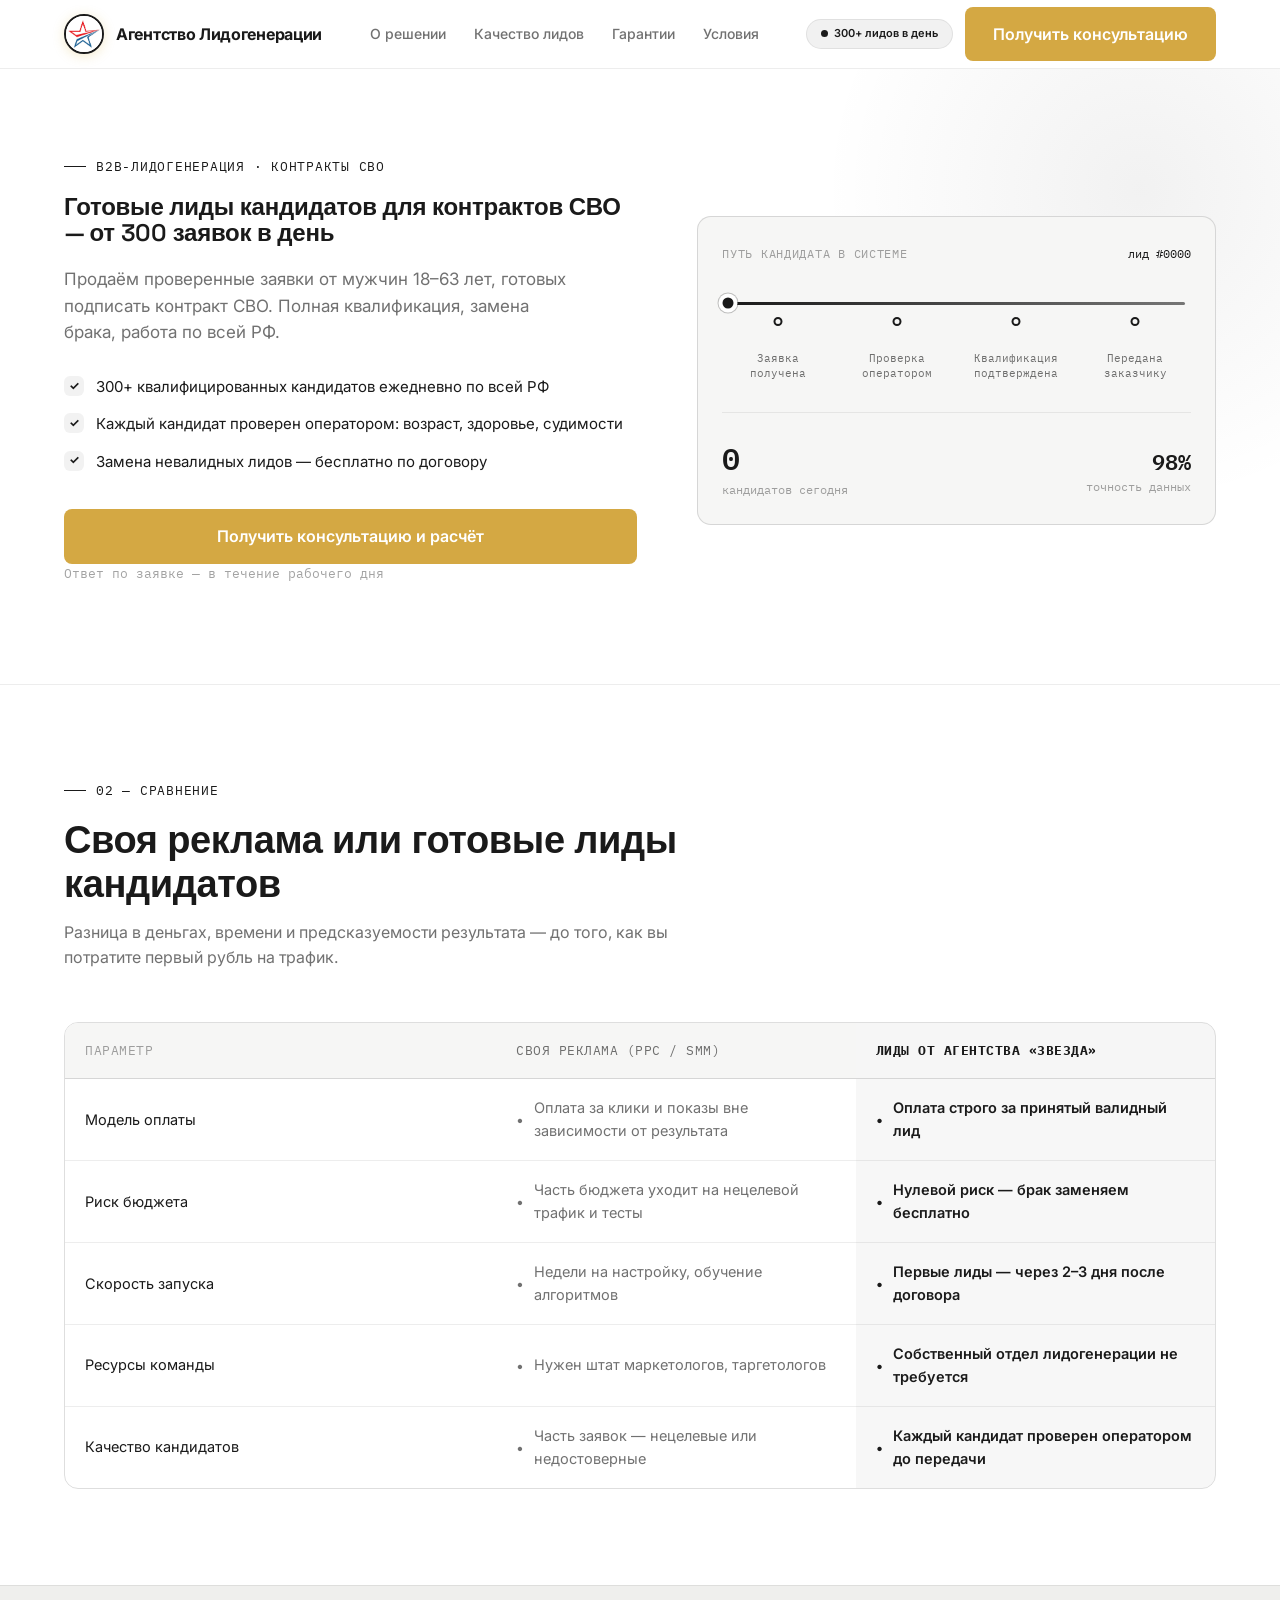
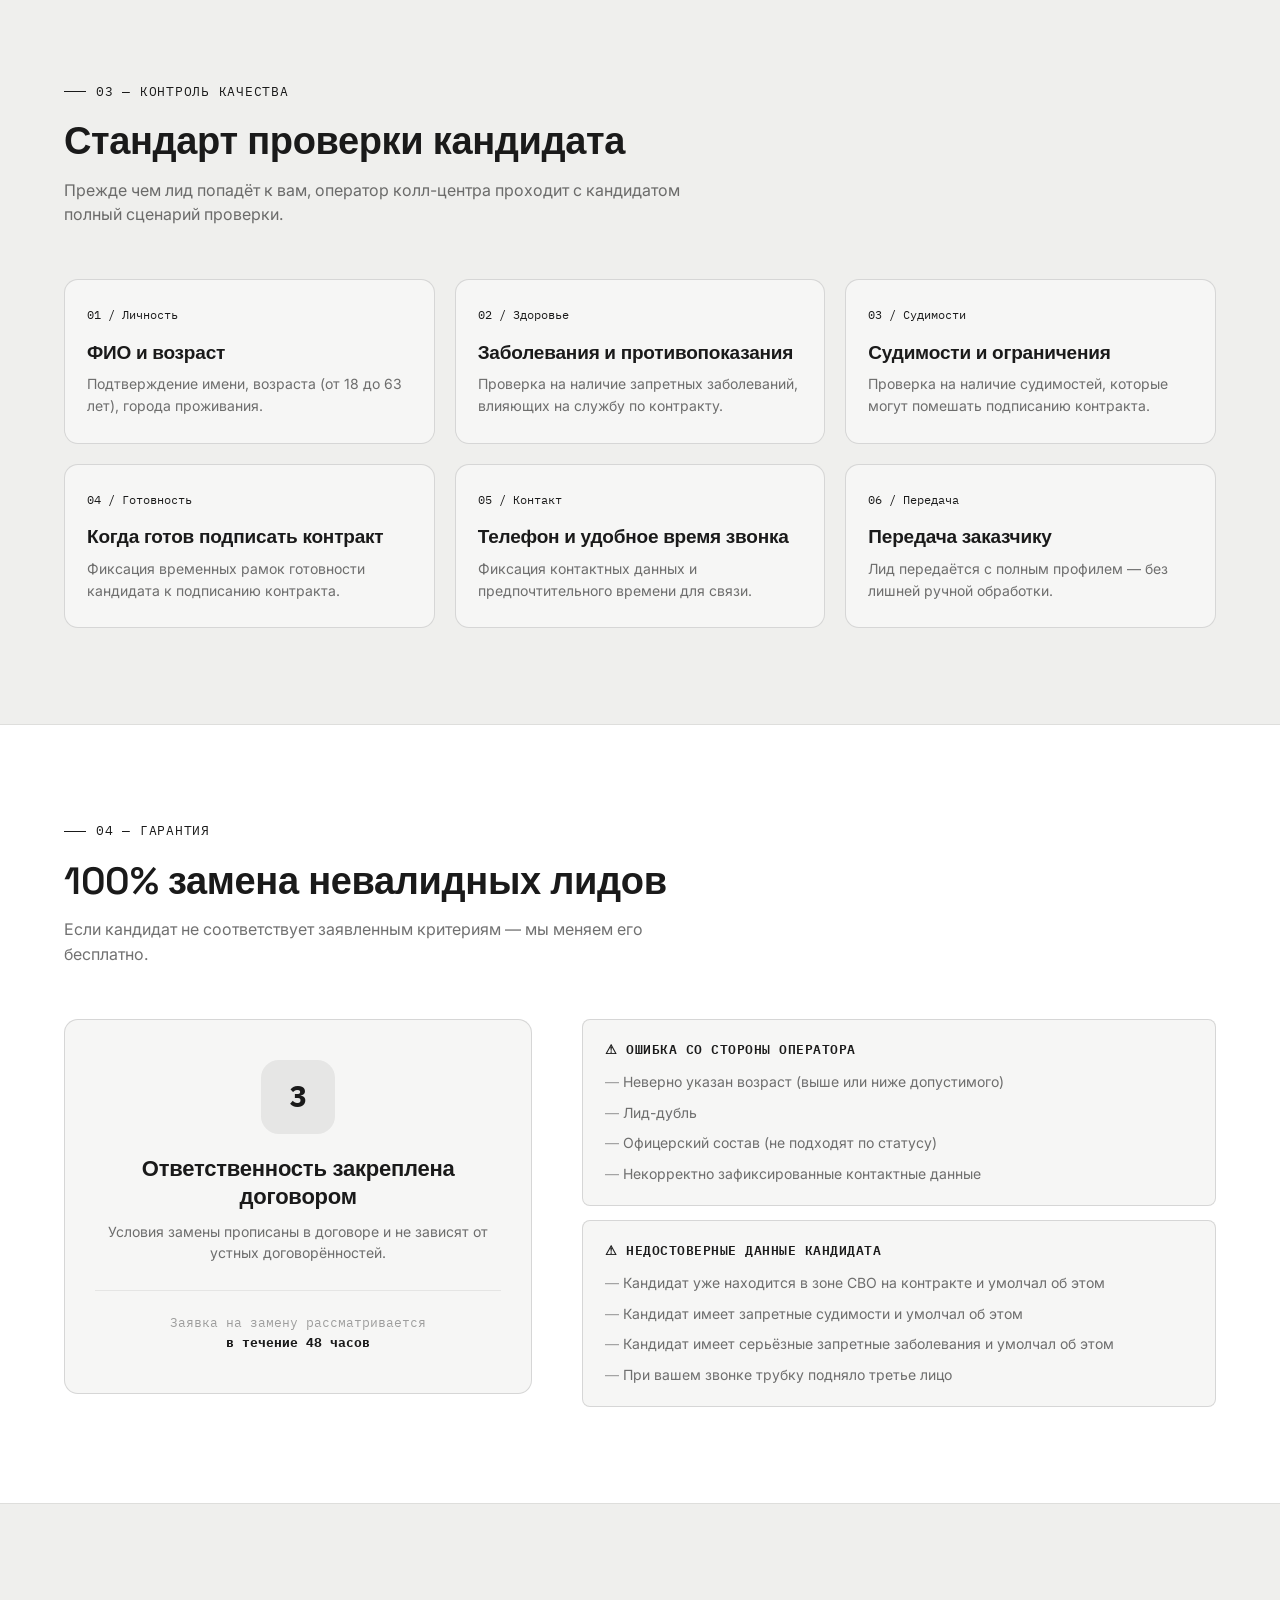
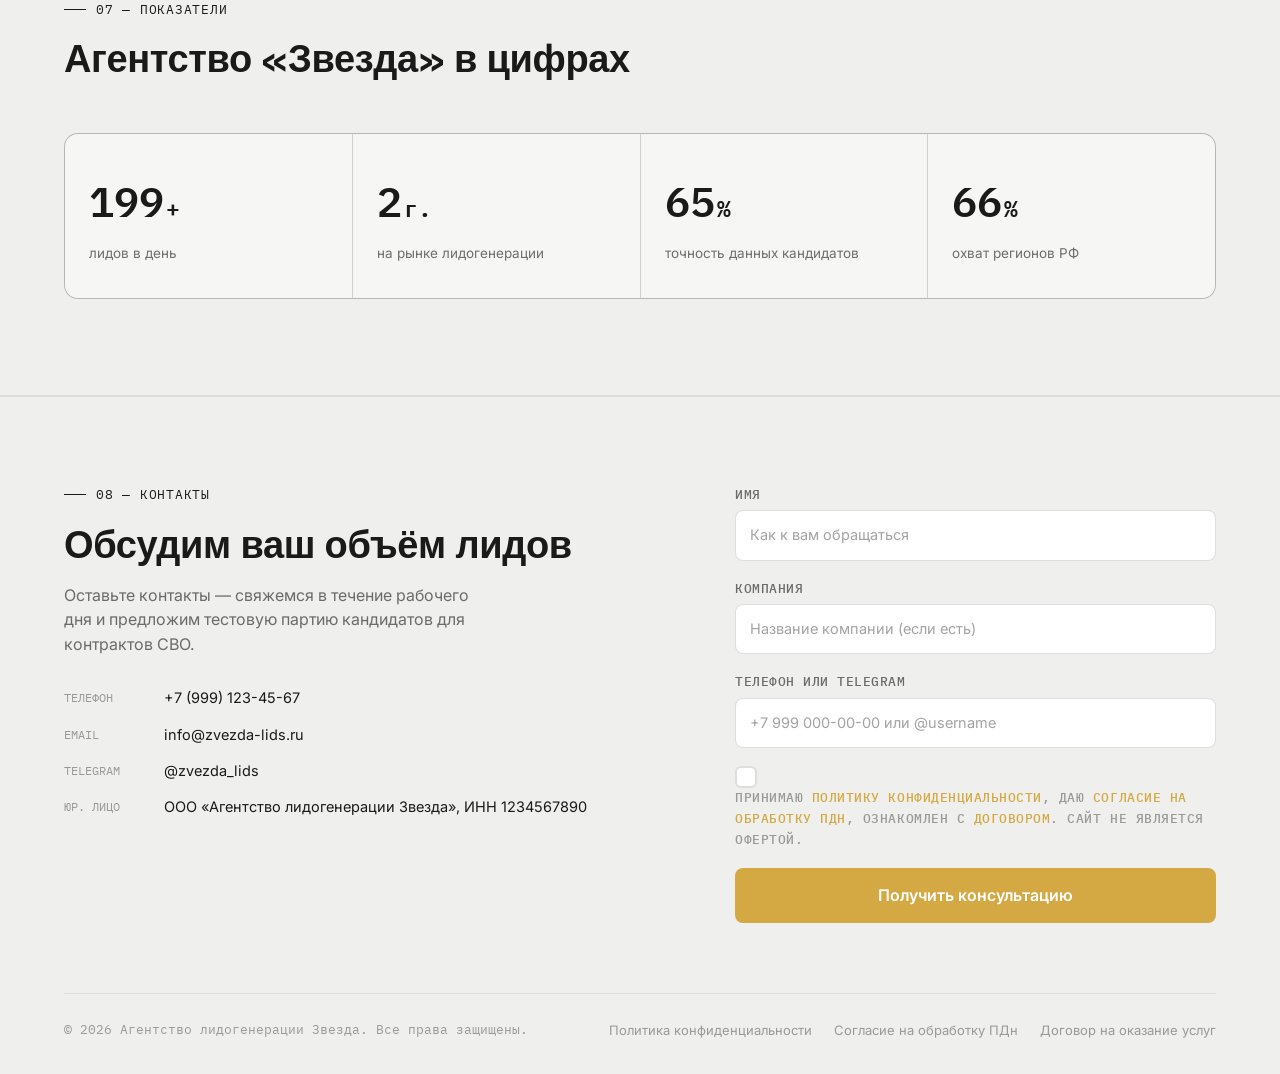
<file: index.html>
<!doctype html>
<html lang="ru">
  <head>
    <meta charset="UTF-8" />
    <meta name="viewport" content="width=device-width, initial-scale=1.0" />
    <title>[Название Агентства] — B2B-лиды для IT и SaaS-компаний</title>
    <meta
      name="description"
      content="Готовые квалифицированные заявки для IT и SaaS-компаний. От 300 лидов в день, оплата только за валидные заявки, гарантия бесплатной замены брака."
    />
    <link rel="preconnect" href="https://fonts.googleapis.com" />
    <link rel="preconnect" href="https://fonts.gstatic.com" crossorigin />
    <link
      href="https://fonts.googleapis.com/css2?family=Space+Grotesk:wght@500;600;700&family=Inter:wght@400;500;600;700&family=IBM+Plex+Mono:wght@400;500;600&display=swap"
      rel="stylesheet"
    />
    <link rel="stylesheet" href="./css/style.css" />
    <link rel="preload" href="css/style.css" as="style" />
    <link rel="preload" href="js/main.js" as="script" />
  </head>
  <body>
    <!-- ============================================
     HEADER
     ============================================ -->
    <header>
      <div class="container nav">
        <a href="#top" class="logo">
          <img src="./images/logo/nav-logotip.jpeg" alt="" />
          <div class="logo-text">
            <span class="logo-title">Агентство Лидогенерации </span>
          </div>
        </a>
        <nav class="nav-links">
          <a href="#solution">О решении</a>
          <a href="#quality">Качество лидов</a>
          <a href="#guarantee">Гарантии</a>
          <a href="#cooperation">Условия</a>
        </nav>
        <div class="nav-actions">
          <span class="nav-badge">
            <span class="dot-live"></span> 300+ лидов в день
          </span>
          <button class="btn btn-primary" id="btn-open-modal-1">
            Получить консультацию
          </button>
          <button
            class="burger"
            id="burger"
            aria-label="Открыть меню"
            aria-expanded="false"
          >
            <span></span>
          </button>
        </div>
      </div>
      <div class="mobile-menu" id="mobileMenu">
        <a href="#solution">О решении</a>
        <a href="#quality">Качество лидов</a>
        <a href="#guarantee">Гарантии</a>
        <a href="#cooperation">Условия</a>
        <button class="btn btn-primary" id="btn-open-modal-mobile">
          Получить консультацию
        </button>
      </div>
    </header>

    <main id="top">
      <!-- ============================================
  01 — HERO
  ============================================ -->
      <section class="hero">
        <div class="container hero-grid">
          <div>
            <div class="eyebrow">B2B-лидогенерация · Контракты СВО</div>
            <h1>
              Готовые лиды кандидатов для контрактов СВО — от 300 заявок в день
            </h1>
            <p style="font-size: 17px; margin-top: 20px; max-width: 520px">
              Продаём проверенные заявки от мужчин 18–63 лет, готовых подписать
              контракт СВО. Полная квалификация, замена брака, работа по всей
              РФ.
            </p>

            <div class="hero-bullets">
              <div class="hero-bullet">
                <span class="check">✓</span> 300+ квалифицированных кандидатов
                ежедневно по всей РФ
              </div>
              <div class="hero-bullet">
                <span class="check">✓</span> Каждый кандидат проверен
                оператором: возраст, здоровье, судимости
              </div>
              <div class="hero-bullet">
                <span class="check">✓</span> Замена невалидных лидов — бесплатно
                по договору
              </div>
            </div>

            <div class="hero-cta-row">
              <button class="btn btn-primary" id="btn-open-modal-2">
                Получить консультацию и расчёт
              </button>
            </div>
            <div class="hero-cta-note">
              Ответ по заявке — в течение рабочего дня
            </div>
          </div>

          <div class="pipeline-card reveal">
            <div class="pipeline-card-head">
              <span class="pipeline-title">Путь кандидата в системе</span>
              <span class="pipeline-count" id="liveCounter">лид #0000</span>
            </div>
            <div class="pipeline-track">
              <div class="pipeline-track-fill"></div>
              <div class="pipeline-dot"></div>
            </div>
            <div class="pipeline-stages">
              <div class="pipeline-stage">
                <span>Заявка<br />получена</span>
              </div>
              <div class="pipeline-stage">
                <span>Проверка<br />оператором</span>
              </div>
              <div class="pipeline-stage">
                <span>Квалификация<br />подтверждена</span>
              </div>
              <div class="pipeline-stage">
                <span>Передана<br />заказчику</span>
              </div>
            </div>
            <div class="pipeline-foot">
              <div>
                <div class="pipeline-metric-num" id="dailyCounter">0</div>
                <div class="pipeline-metric-label">кандидатов сегодня</div>
              </div>
              <div style="text-align: right">
                <div
                  class="pipeline-metric-num"
                  style="color: var(--green); font-size: 22px"
                >
                  98%
                </div>
                <div class="pipeline-metric-label">точность данных</div>
              </div>
            </div>
          </div>
        </div>
      </section>

      <!-- ============================================
  02 — СВОЯ РЕКЛАМА ИЛИ ГОТОВЫЕ ЛИДЫ
  ============================================ -->
      <section id="solution">
        <div class="container">
          <div class="section-head reveal">
            <div class="eyebrow">02 — Сравнение</div>
            <h2>Своя реклама или готовые лиды кандидатов</h2>
            <p>
              Разница в деньгах, времени и предсказуемости результата — до того,
              как вы потратите первый рубль на трафик.
            </p>
          </div>

          <div class="compare reveal">
            <div class="compare-row">
              <div class="compare-cell compare-head">Параметр</div>
              <div class="compare-cell compare-head bad">
                Своя реклама (PPC / SMM)
              </div>
              <div class="compare-cell compare-head good">
                Лиды от Агентства «Звезда»
              </div>
            </div>

            <div class="compare-row">
              <div class="compare-cell label-cell">Модель оплаты</div>
              <div class="compare-cell bad-txt">
                <span class="ic">•</span> Оплата за клики и показы вне
                зависимости от результата
              </div>
              <div class="compare-cell good-col">
                <span class="ic">•</span> Оплата строго за принятый валидный лид
              </div>
            </div>

            <div class="compare-row">
              <div class="compare-cell label-cell">Риск бюджета</div>
              <div class="compare-cell bad-txt">
                <span class="ic">•</span> Часть бюджета уходит на нецелевой
                трафик и тесты
              </div>
              <div class="compare-cell good-col">
                <span class="ic">•</span> Нулевой риск — брак заменяем бесплатно
              </div>
            </div>

            <div class="compare-row">
              <div class="compare-cell label-cell">Скорость запуска</div>
              <div class="compare-cell bad-txt">
                <span class="ic">•</span> Недели на настройку, обучение
                алгоритмов
              </div>
              <div class="compare-cell good-col">
                <span class="ic">•</span> Первые лиды — через 2–3 дня после
                договора
              </div>
            </div>

            <div class="compare-row">
              <div class="compare-cell label-cell">Ресурсы команды</div>
              <div class="compare-cell bad-txt">
                <span class="ic">•</span> Нужен штат маркетологов, таргетологов
              </div>
              <div class="compare-cell good-col">
                <span class="ic">•</span> Собственный отдел лидогенерации не
                требуется
              </div>
            </div>

            <div class="compare-row">
              <div class="compare-cell label-cell">Качество кандидатов</div>
              <div class="compare-cell bad-txt">
                <span class="ic">•</span> Часть заявок — нецелевые или
                недостоверные
              </div>
              <div class="compare-cell good-col">
                <span class="ic">•</span> Каждый кандидат проверен оператором до
                передачи
              </div>
            </div>
          </div>
        </div>
      </section>

      <!-- ============================================
  03 — КОНТРОЛЬ КАЧЕСТВА
  ============================================ -->
      <section id="quality" class="section-alt">
        <div class="container">
          <div class="section-head reveal">
            <div class="eyebrow">03 — Контроль качества</div>
            <h2>Стандарт проверки кандидата</h2>
            <p>
              Прежде чем лид попадёт к вам, оператор колл-центра проходит с
              кандидатом полный сценарий проверки.
            </p>
          </div>

          <div class="qual-grid">
            <div class="qual-card reveal">
              <span class="qual-num">01 / Личность</span>
              <h3>ФИО и возраст</h3>
              <p>
                Подтверждение имени, возраста (от 18 до 63 лет), города
                проживания.
              </p>
            </div>
            <div class="qual-card reveal">
              <span class="qual-num">02 / Здоровье</span>
              <h3>Заболевания и противопоказания</h3>
              <p>
                Проверка на наличие запретных заболеваний, влияющих на службу по
                контракту.
              </p>
            </div>
            <div class="qual-card reveal">
              <span class="qual-num">03 / Судимости</span>
              <h3>Судимости и ограничения</h3>
              <p>
                Проверка на наличие судимостей, которые могут помешать
                подписанию контракта.
              </p>
            </div>
            <div class="qual-card reveal">
              <span class="qual-num">04 / Готовность</span>
              <h3>Когда готов подписать контракт</h3>
              <p>
                Фиксация временных рамок готовности кандидата к подписанию
                контракта.
              </p>
            </div>
            <div class="qual-card reveal">
              <span class="qual-num">05 / Контакт</span>
              <h3>Телефон и удобное время звонка</h3>
              <p>
                Фиксация контактных данных и предпочтительного времени для
                связи.
              </p>
            </div>
            <div class="qual-card reveal">
              <span class="qual-num">06 / Передача</span>
              <h3>Передача заказчику</h3>
              <p>
                Лид передаётся с полным профилем — без лишней ручной обработки.
              </p>
            </div>
          </div>
        </div>
      </section>

      <!-- ============================================
  04 — ГАРАНТИЯ
  ============================================ -->
      <section id="guarantee">
        <div class="container">
          <div class="section-head reveal">
            <div class="eyebrow">04 — Гарантия</div>
            <h2>100% замена невалидных лидов</h2>
            <p>
              Если кандидат не соответствует заявленным критериям — мы меняем
              его бесплатно.
            </p>
          </div>

          <div class="guarantee-wrap">
            <div class="shield reveal">
              <div class="shield-icon">З</div>
              <h3>Ответственность закреплена договором</h3>
              <p>
                Условия замены прописаны в договоре и не зависят от устных
                договорённостей.
              </p>
              <div class="shield-stat">
                Заявка на замену рассматривается<br />
                <strong style="color: var(--text)">в течение 48 часов</strong>
              </div>
            </div>

            <div class="reasons">
              <div class="reason-group err reveal">
                <h4>⚠ Ошибка со стороны оператора</h4>
                <ul>
                  <li>Неверно указан возраст (выше или ниже допустимого)</li>
                  <li>Лид-дубль</li>
                  <li>Офицерский состав (не подходят по статусу)</li>
                  <li>Некорректно зафиксированные контактные данные</li>
                </ul>
              </div>
              <div class="reason-group dec reveal">
                <h4>⚠ Недостоверные данные кандидата</h4>
                <ul>
                  <li>
                    Кандидат уже находится в зоне СВО на контракте и умолчал об
                    этом
                  </li>
                  <li>Кандидат имеет запретные судимости и умолчал об этом</li>
                  <li>
                    Кандидат имеет серьёзные запретные заболевания и умолчал об
                    этом
                  </li>
                  <li>При вашем звонке трубку подняло третье лицо</li>
                </ul>
              </div>
            </div>
          </div>
        </div>
      </section>

      <section class="section-alt">
        <div class="container">
          <div class="section-head reveal">
            <div class="eyebrow">07 — Показатели</div>
            <h2>Агентство «Звезда» в цифрах</h2>
          </div>

          <div class="stats-grid reveal">
            <div class="stat-cell">
              <div class="stat-num">
                <span data-count="300">0</span><span class="suffix">+</span>
              </div>
              <div class="stat-label">лидов в день</div>
            </div>
            <div class="stat-cell">
              <div class="stat-num">
                <span data-count="3">0</span><span class="suffix">г.</span>
              </div>
              <div class="stat-label">на рынке лидогенерации</div>
            </div>
            <div class="stat-cell">
              <div class="stat-num">
                <span data-count="98">0</span><span class="suffix">%</span>
              </div>
              <div class="stat-label">точность данных кандидатов</div>
            </div>
            <div class="stat-cell">
              <div class="stat-num">
                <span data-count="100">0</span><span class="suffix">%</span>
              </div>
              <div class="stat-label">охват регионов РФ</div>
            </div>
          </div>
        </div>
      </section>
    </main>

    <footer id="contacts">
      <div class="container">
        <div class="footer-grid">
          <div class="footer-info reveal">
            <div class="eyebrow">08 — Контакты</div>
            <h2>Обсудим ваш объём лидов</h2>
            <p>
              Оставьте контакты — свяжемся в течение рабочего дня и предложим
              тестовую партию кандидатов для контрактов СВО.
            </p>

            <div class="contact-list">
              <div class="contact-item">
                <span class="k">Телефон</span>
                <span>+7 (999) 123-45-67</span>
              </div>
              <div class="contact-item">
                <span class="k">Email</span>
                <span>info@zvezda-lids.ru</span>
              </div>
              <div class="contact-item">
                <span class="k">Telegram</span>
                <span>@zvezda_lids</span>
              </div>
              <div class="contact-item">
                <span class="k">Юр. лицо</span>
                <span
                  >ООО «Агентство лидогенерации Звезда», ИНН 1234567890</span
                >
              </div>
            </div>
          </div>

          <form class="footer-form reveal" id="footerForm" novalidate>
            <div class="field">
              <label for="ff-name">Имя</label>
              <input
                type="text"
                id="ff-name"
                name="name"
                placeholder="Как к вам обращаться"
                required
              />
            </div>
            <div class="field">
              <label for="ff-company">Компания</label>
              <input
                type="text"
                id="ff-company"
                name="company"
                placeholder="Название компании (если есть)"
              />
            </div>
            <div class="field">
              <label for="ff-contact">Телефон или Telegram</label>
              <input
                type="text"
                id="ff-contact"
                name="contact"
                placeholder="+7 999 000-00-00 или @username"
                required
              />
            </div>

            <!-- Улучшенный чекбокс -->
            <div class="field checkbox-field" id="checkboxField">
              <label class="checkbox-label">
                <input
                  type="checkbox"
                  id="ff-consent"
                  name="consent"
                  required
                />
                <span class="checkbox-custom">
                  <svg
                    class="check-icon"
                    viewBox="0 0 24 24"
                    fill="none"
                    stroke="currentColor"
                    stroke-width="3"
                    stroke-linecap="round"
                    stroke-linejoin="round"
                  >
                    <polyline points="20 6 9 17 4 12" />
                  </svg>
                </span>
                <span class="checkbox-text">
                  Принимаю
                  <a href="./privacy.html">Политику конфиденциальности</a>, даю
                  <a href="./consent.html">согласие на обработку ПДн</a>,
                  ознакомлен с <a href="./contract.html">договором</a>. Сайт не
                  является офертой.
                </span>
              </label>
              <div class="error-message">Пожалуйста, примите условия</div>
            </div>

            <button type="submit" class="btn btn-primary btn-block">
              Получить консультацию
            </button>
            <div class="form-status" id="footerStatus"></div>
          </form>
        </div>

        <div class="footer-bottom">
          <span class="copyright"
            >© <span id="year"></span> Агентство лидогенерации Звезда. Все права
            защищены.</span
          >
          <div class="footer-bottom-links">
            <a href="./privacy.html">Политика конфиденциальности</a>
            <a href="./conset.html">Согласие на обработку ПДн</a>
            <a href="./contract.html">Договор на оказание услуг</a>
          </div>
        </div>
      </div>
    </footer>
    <div class="modal-overlay" id="modalOverlay">
      <div
        class="modal-box"
        role="dialog"
        aria-modal="true"
        aria-labelledby="modalTitle"
      >
        <div class="modal-head">
          <div>
            <h3 id="modalTitle">Расчёт стоимости заявок</h3>
            <p class="sub">
              Оставьте контакты — пришлём условия и стоимость под ваш объём.
            </p>
          </div>
          <button class="modal-close" id="modalClose" aria-label="Закрыть">
            ✕
          </button>
        </div>
        <form id="modalForm" novalidate>
          <div class="field">
            <label for="m-name">Имя</label>
            <input
              type="text"
              id="m-name"
              name="name"
              placeholder="Как к вам обращаться"
              required
            />
          </div>
          <div class="field">
            <label for="m-contact">Телефон или Telegram</label>
            <input
              type="text"
              id="m-contact"
              name="contact"
              placeholder="+7 999 000-00-00 или @username"
              required
            />
          </div>
          <div class="field">
            <label for="m-company">Компания</label>
            <input
              type="text"
              id="m-company"
              name="company"
              placeholder="Название компании"
            />
          </div>
          <button type="submit" class="btn btn-primary btn-block">
            Отправить заявку
          </button>
          <div class="form-status" id="modalStatus"></div>
        </form>
      </div>
    </div>

    <button class="top-btn" id="topBtn" aria-label="Наверх">↑</button>
    <script src="js/main.js" defer></script>
  </body>
</html>
</file>
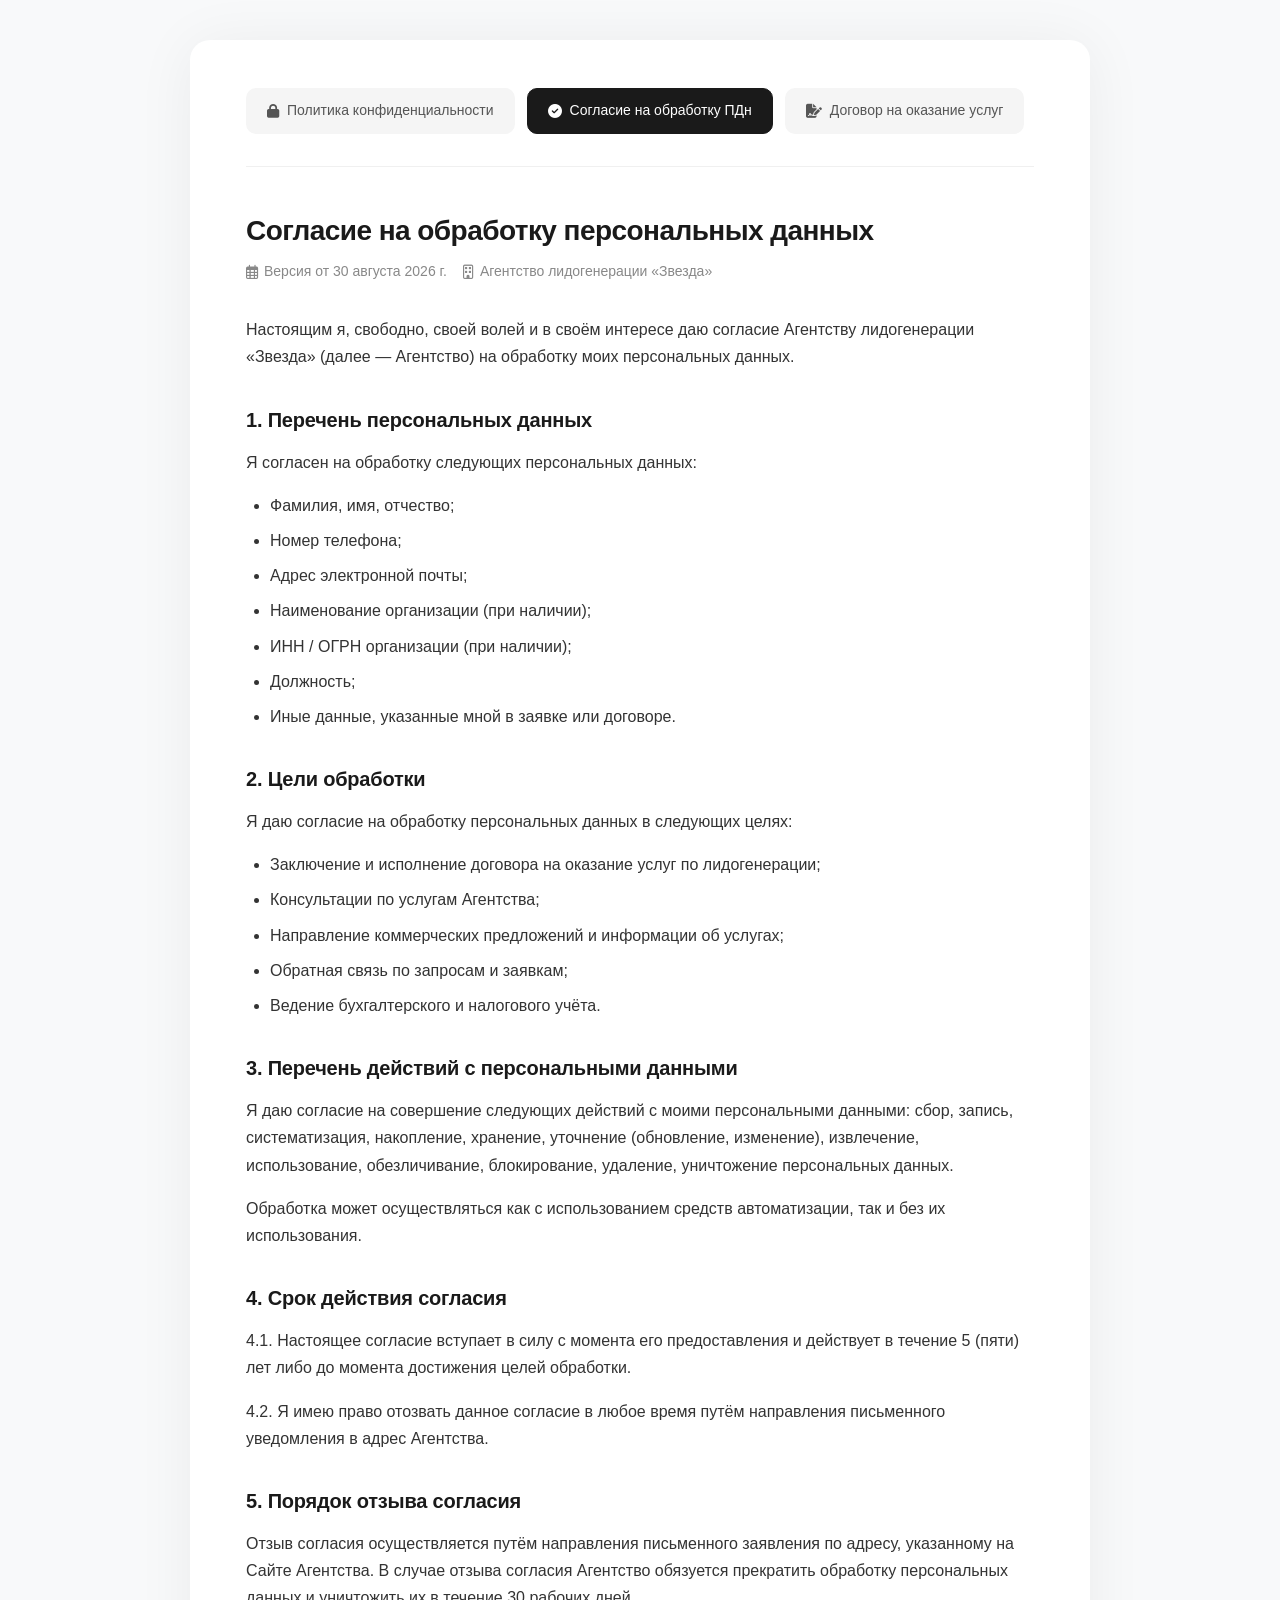
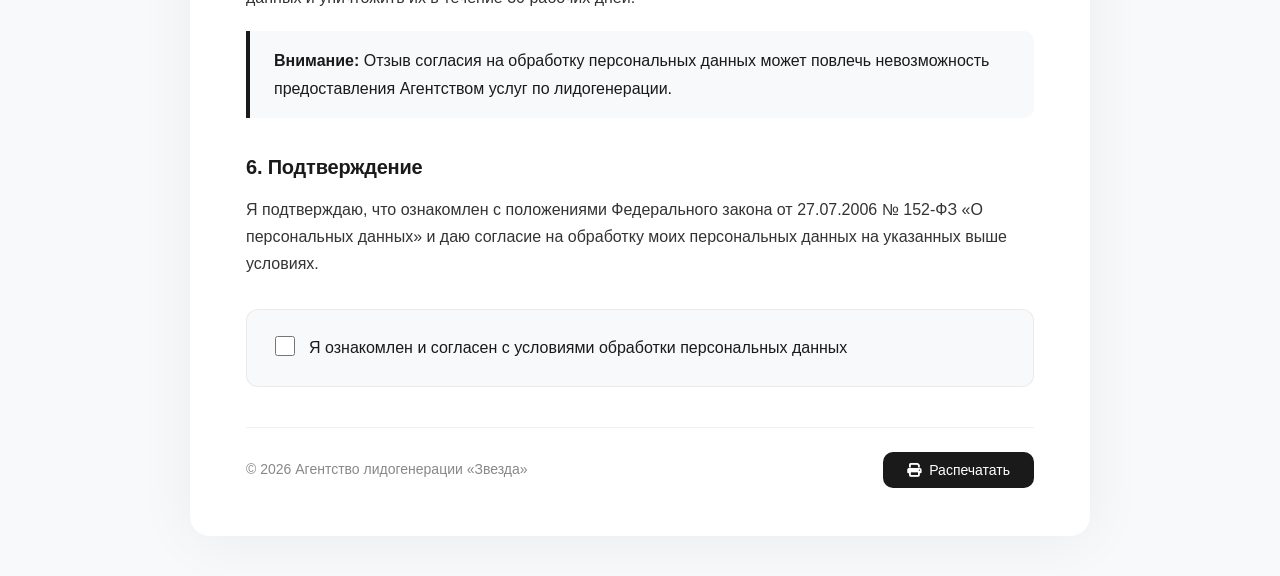
<file: conset.html>
<!doctype html>
<html lang="ru">
  <head>
    <meta charset="UTF-8" />
    <meta name="viewport" content="width=device-width, initial-scale=1.0" />
    <title>Согласие на обработку ПДн — Агентство лидогенерации Звезда</title>
    <link
      rel="stylesheet"
      href="https://cdnjs.cloudflare.com/ajax/libs/font-awesome/6.5.1/css/all.min.css"
    />
    <style>
      * {
        margin: 0;
        padding: 0;
        box-sizing: border-box;
      }

      html {
        scroll-behavior: smooth;
        -webkit-font-smoothing: antialiased;
        -moz-osx-font-smoothing: grayscale;
      }

      body {
        font-family:
          "Inter",
          -apple-system,
          BlinkMacSystemFont,
          "Segoe UI",
          Roboto,
          sans-serif;
        font-weight: 400;
        font-size: 16px;
        line-height: 1.7;
        color: #1a1a1a;
        background: #f8f9fa;
        padding: 40px 20px;
      }

      .container {
        max-width: 900px;
        margin: 0 auto;
        background: #ffffff;
        border-radius: 20px;
        box-shadow: 0 4px 60px rgba(0, 0, 0, 0.06);
        padding: 48px 56px;
      }

      .docs-nav {
        display: flex;
        gap: 12px;
        flex-wrap: wrap;
        margin-bottom: 40px;
        padding-bottom: 32px;
        border-bottom: 1px solid rgba(0, 0, 0, 0.06);
      }

      .docs-nav a {
        display: inline-flex;
        align-items: center;
        gap: 8px;
        padding: 10px 20px;
        border-radius: 10px;
        text-decoration: none;
        font-weight: 500;
        font-size: 14px;
        color: #555;
        background: #f5f5f5;
        transition: all 0.25s ease;
        border: 1px solid transparent;
      }

      .docs-nav a i {
        font-size: 14px;
      }

      .docs-nav a:hover {
        background: #e8e8e8;
        color: #1a1a1a;
      }

      .docs-nav a.active {
        background: #1a1a1a;
        color: #fff;
        border-color: #1a1a1a;
      }

      .docs-nav a.active i {
        color: #fff;
      }

      h1 {
        font-size: 28px;
        font-weight: 800;
        margin-bottom: 6px;
        letter-spacing: -0.02em;
      }

      .doc-meta {
        color: #888;
        font-size: 14px;
        margin-bottom: 32px;
        display: flex;
        align-items: center;
        gap: 16px;
        flex-wrap: wrap;
      }

      .doc-meta span {
        display: flex;
        align-items: center;
        gap: 6px;
      }

      h2 {
        font-size: 20px;
        font-weight: 700;
        margin-top: 32px;
        margin-bottom: 12px;
        letter-spacing: -0.01em;
      }

      h3 {
        font-size: 17px;
        font-weight: 600;
        margin-top: 24px;
        margin-bottom: 8px;
      }

      p {
        margin-bottom: 16px;
        color: #333;
      }

      ul,
      ol {
        margin-bottom: 16px;
        padding-left: 24px;
      }

      li {
        margin-bottom: 8px;
        color: #333;
      }

      .highlight-box {
        background: #f8f9fa;
        border-left: 4px solid #1a1a1a;
        padding: 16px 24px;
        border-radius: 0 10px 10px 0;
        margin: 20px 0;
      }

      .highlight-box strong {
        color: #1a1a1a;
      }

      .doc-footer {
        margin-top: 40px;
        padding-top: 24px;
        border-top: 1px solid rgba(0, 0, 0, 0.06);
        display: flex;
        justify-content: space-between;
        align-items: center;
        flex-wrap: wrap;
        gap: 16px;
        font-size: 14px;
        color: #888;
      }

      .doc-footer .btn-print {
        display: inline-flex;
        align-items: center;
        gap: 8px;
        padding: 10px 24px;
        background: #1a1a1a;
        color: #fff;
        border: none;
        border-radius: 10px;
        font-weight: 500;
        font-size: 14px;
        cursor: pointer;
        transition: background 0.25s ease;
      }

      .doc-footer .btn-print:hover {
        background: #2a2a2a;
      }

      .checkbox-block {
        margin: 32px 0 20px;
        padding: 24px 28px;
        background: #f8f9fa;
        border-radius: 12px;
        border: 1px solid rgba(0, 0, 0, 0.06);
      }

      .checkbox-block label {
        display: flex;
        align-items: flex-start;
        gap: 14px;
        font-weight: 500;
        cursor: pointer;
        font-size: 16px;
      }

      .checkbox-block input[type="checkbox"] {
        width: 20px;
        height: 20px;
        margin-top: 2px;
        flex-shrink: 0;
        accent-color: #1a1a1a;
        cursor: pointer;
      }

      @media (max-width: 768px) {
        .container {
          padding: 28px 20px;
        }
        .docs-nav {
          gap: 8px;
          padding-bottom: 24px;
        }
        .docs-nav a {
          font-size: 13px;
          padding: 8px 14px;
        }
        h1 {
          font-size: 22px;
        }
        h2 {
          font-size: 18px;
        }
        .doc-footer {
          flex-direction: column;
          align-items: flex-start;
        }
        .checkbox-block {
          padding: 18px 16px;
        }
      }

      @media (max-width: 480px) {
        body {
          padding: 16px 12px;
        }
        .container {
          padding: 20px 16px;
          border-radius: 16px;
        }
        .docs-nav a {
          font-size: 12px;
          padding: 6px 12px;
        }
        .docs-nav a span {
          display: none;
        }
        h1 {
          font-size: 19px;
        }
      }

      @media print {
        body {
          background: #fff;
          padding: 0;
        }
        .container {
          box-shadow: none;
          padding: 40px;
          border-radius: 0;
        }
        .docs-nav {
          display: none;
        }
        .doc-footer .btn-print {
          display: none;
        }
        .checkbox-block {
          display: none;
        }
      }
    </style>
  </head>
  <body>
    <div class="container">
      <!-- Навигация -->
      <nav class="docs-nav">
        <a href="./privacy.html">
          <i class="fas fa-lock"></i> <span>Политика конфиденциальности</span>
        </a>
        <a href="./consent.html" class="active">
          <i class="fas fa-check-circle"></i>
          <span>Согласие на обработку ПДн</span>
        </a>
        <a href="./contract.html">
          <i class="fas fa-file-signature"></i>
          <span>Договор на оказание услуг</span>
        </a>
      </nav>

      <!-- Документ -->
      <h1>Согласие на обработку персональных данных</h1>
      <div class="doc-meta">
        <span
          ><i class="far fa-calendar-alt"></i> Версия от 30 августа 2026
          г.</span
        >
        <span
          ><i class="far fa-building"></i> Агентство лидогенерации
          «Звезда»</span
        >
      </div>

      <p>
        Настоящим я, свободно, своей волей и в своём интересе даю согласие
        Агентству лидогенерации «Звезда» (далее — Агентство) на обработку моих
        персональных данных.
      </p>

      <h2>1. Перечень персональных данных</h2>
      <p>Я согласен на обработку следующих персональных данных:</p>
      <ul>
        <li>Фамилия, имя, отчество;</li>
        <li>Номер телефона;</li>
        <li>Адрес электронной почты;</li>
        <li>Наименование организации (при наличии);</li>
        <li>ИНН / ОГРН организации (при наличии);</li>
        <li>Должность;</li>
        <li>Иные данные, указанные мной в заявке или договоре.</li>
      </ul>

      <h2>2. Цели обработки</h2>
      <p>Я даю согласие на обработку персональных данных в следующих целях:</p>
      <ul>
        <li>
          Заключение и исполнение договора на оказание услуг по лидогенерации;
        </li>
        <li>Консультации по услугам Агентства;</li>
        <li>Направление коммерческих предложений и информации об услугах;</li>
        <li>Обратная связь по запросам и заявкам;</li>
        <li>Ведение бухгалтерского и налогового учёта.</li>
      </ul>

      <h2>3. Перечень действий с персональными данными</h2>
      <p>
        Я даю согласие на совершение следующих действий с моими персональными
        данными: сбор, запись, систематизация, накопление, хранение, уточнение
        (обновление, изменение), извлечение, использование, обезличивание,
        блокирование, удаление, уничтожение персональных данных.
      </p>
      <p>
        Обработка может осуществляться как с использованием средств
        автоматизации, так и без их использования.
      </p>

      <h2>4. Срок действия согласия</h2>
      <p>
        4.1. Настоящее согласие вступает в силу с момента его предоставления и
        действует в течение 5 (пяти) лет либо до момента достижения целей
        обработки.
      </p>
      <p>
        4.2. Я имею право отозвать данное согласие в любое время путём
        направления письменного уведомления в адрес Агентства.
      </p>

      <h2>5. Порядок отзыва согласия</h2>
      <p>
        Отзыв согласия осуществляется путём направления письменного заявления по
        адресу, указанному на Сайте Агентства. В случае отзыва согласия
        Агентство обязуется прекратить обработку персональных данных и
        уничтожить их в течение 30 рабочих дней.
      </p>

      <div class="highlight-box">
        <strong>Внимание:</strong> Отзыв согласия на обработку персональных
        данных может повлечь невозможность предоставления Агентством услуг по
        лидогенерации.
      </div>

      <h2>6. Подтверждение</h2>
      <p>
        Я подтверждаю, что ознакомлен с положениями Федерального закона от
        27.07.2006 № 152-ФЗ «О персональных данных» и даю согласие на обработку
        моих персональных данных на указанных выше условиях.
      </p>

      <!-- Чекбокс для подписания -->
      <div class="checkbox-block">
        <label>
          <input type="checkbox" id="consentCheck" />
          Я ознакомлен и согласен с условиями обработки персональных данных
        </label>
      </div>

      <div class="doc-footer">
        <span>© 2026 Агентство лидогенерации «Звезда»</span>
        <button class="btn-print" onclick="window.print()">
          <i class="fas fa-print"></i> Распечатать
        </button>
      </div>
    </div>

    <script>
      document.addEventListener("DOMContentLoaded", function () {
        const checkbox = document.getElementById("consentCheck");
        if (checkbox) {
          checkbox.addEventListener("change", function () {
            if (this.checked) {
              console.log("Согласие на обработку ПДн получено");
              // Здесь можно добавить логику сохранения согласия
            }
          });
        }
      });
    </script>
  </body>
</html>
</file>
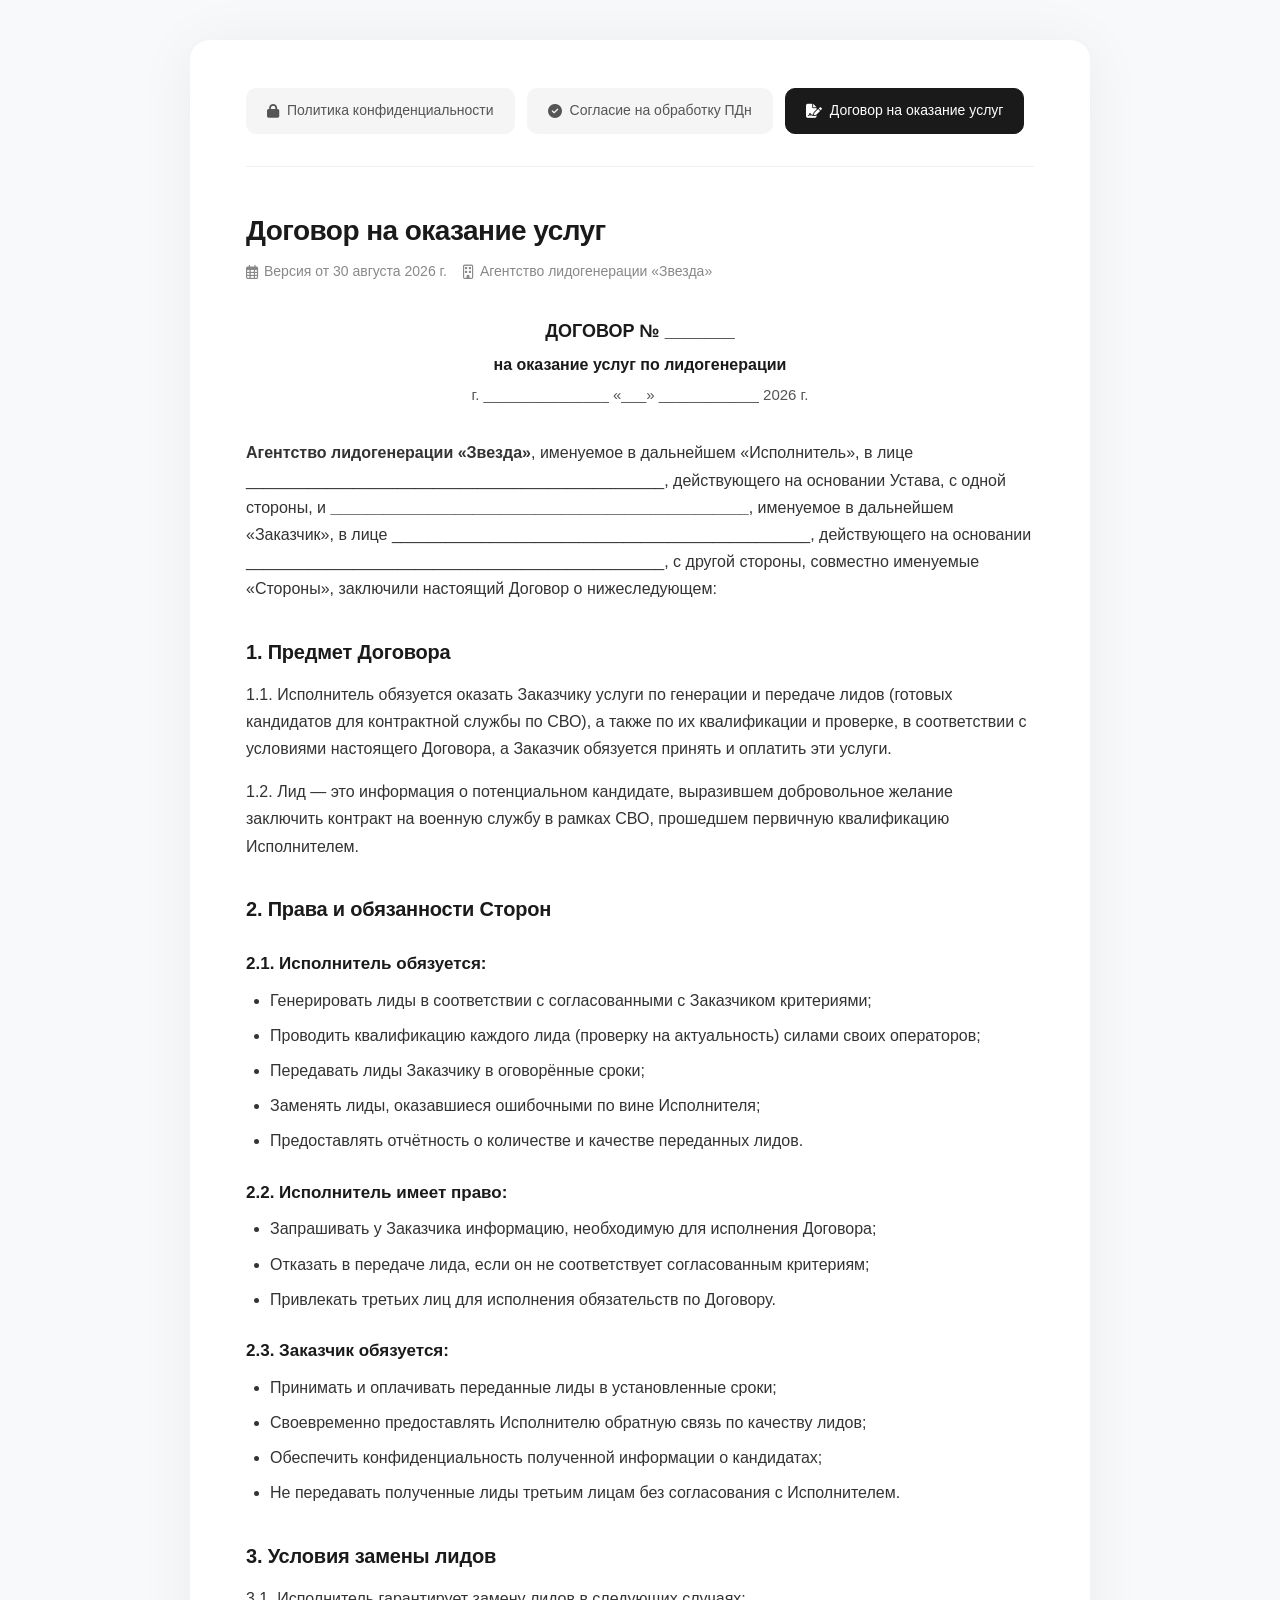
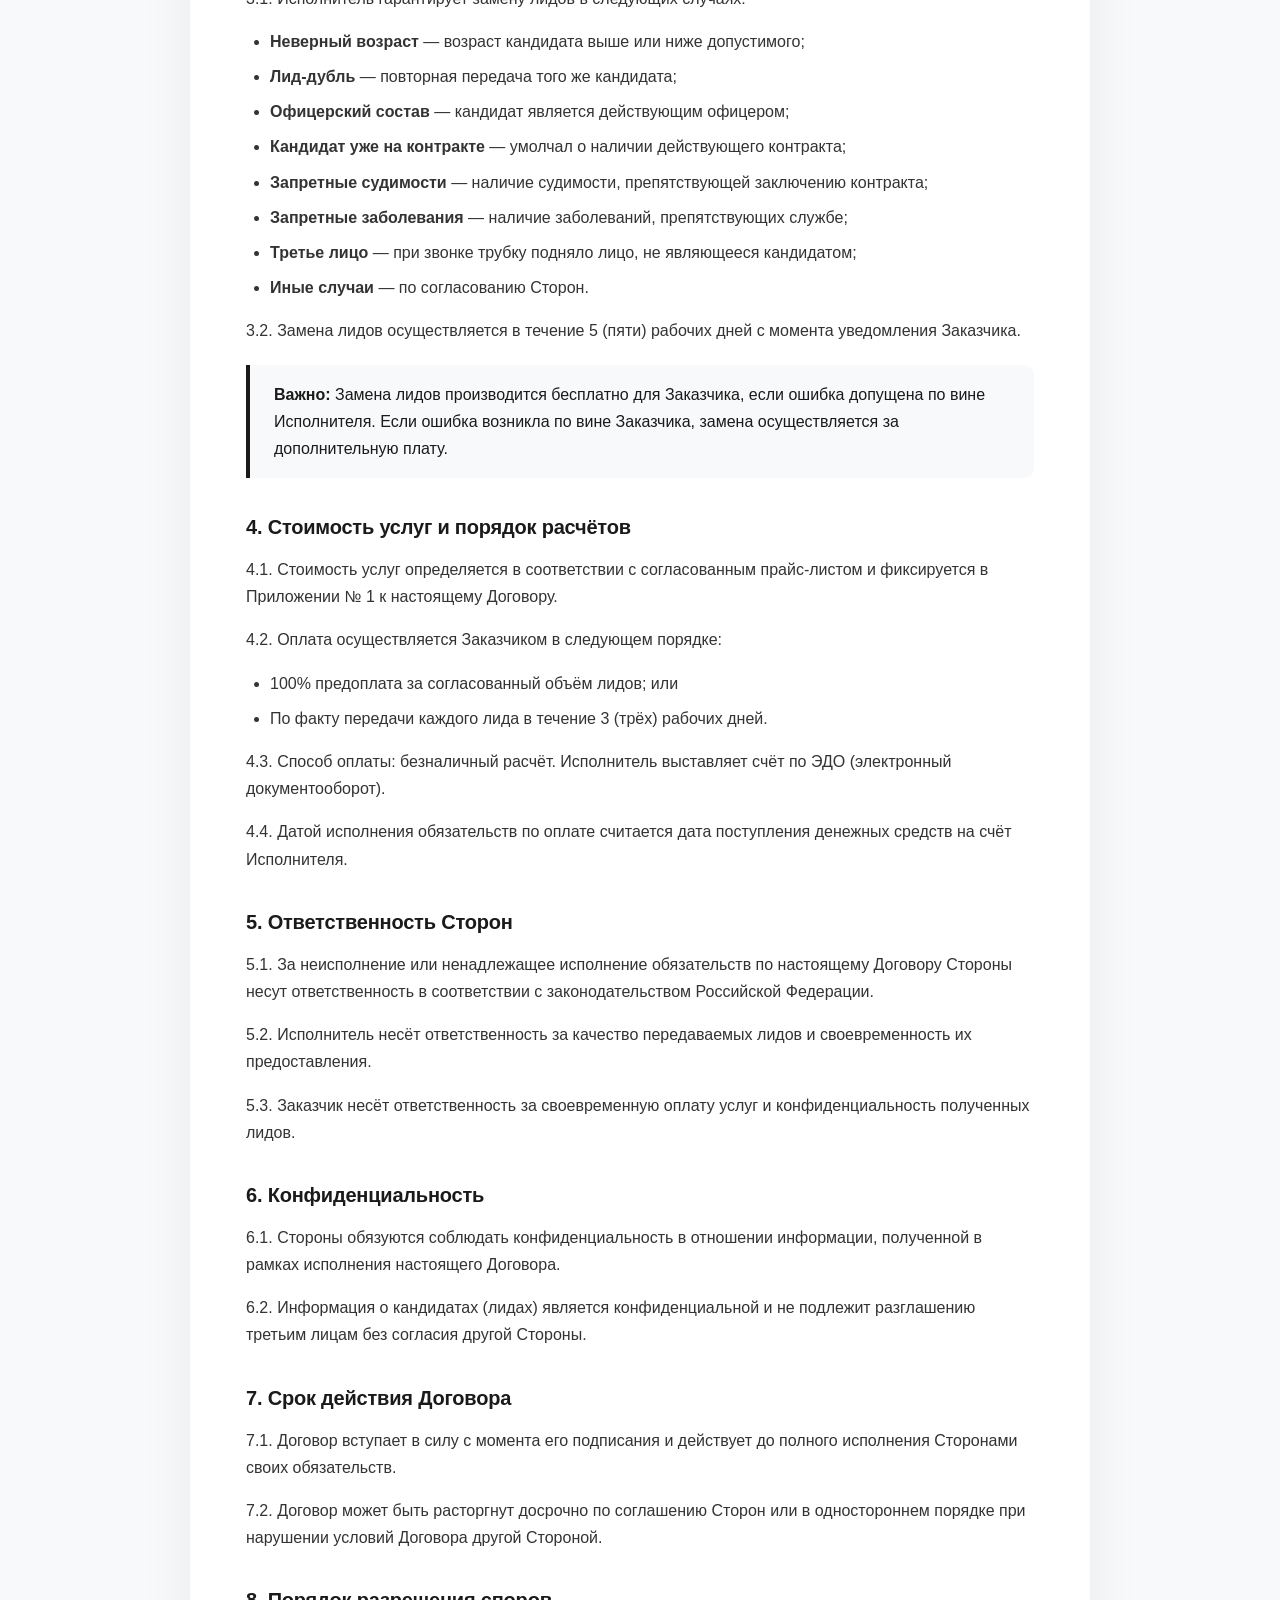
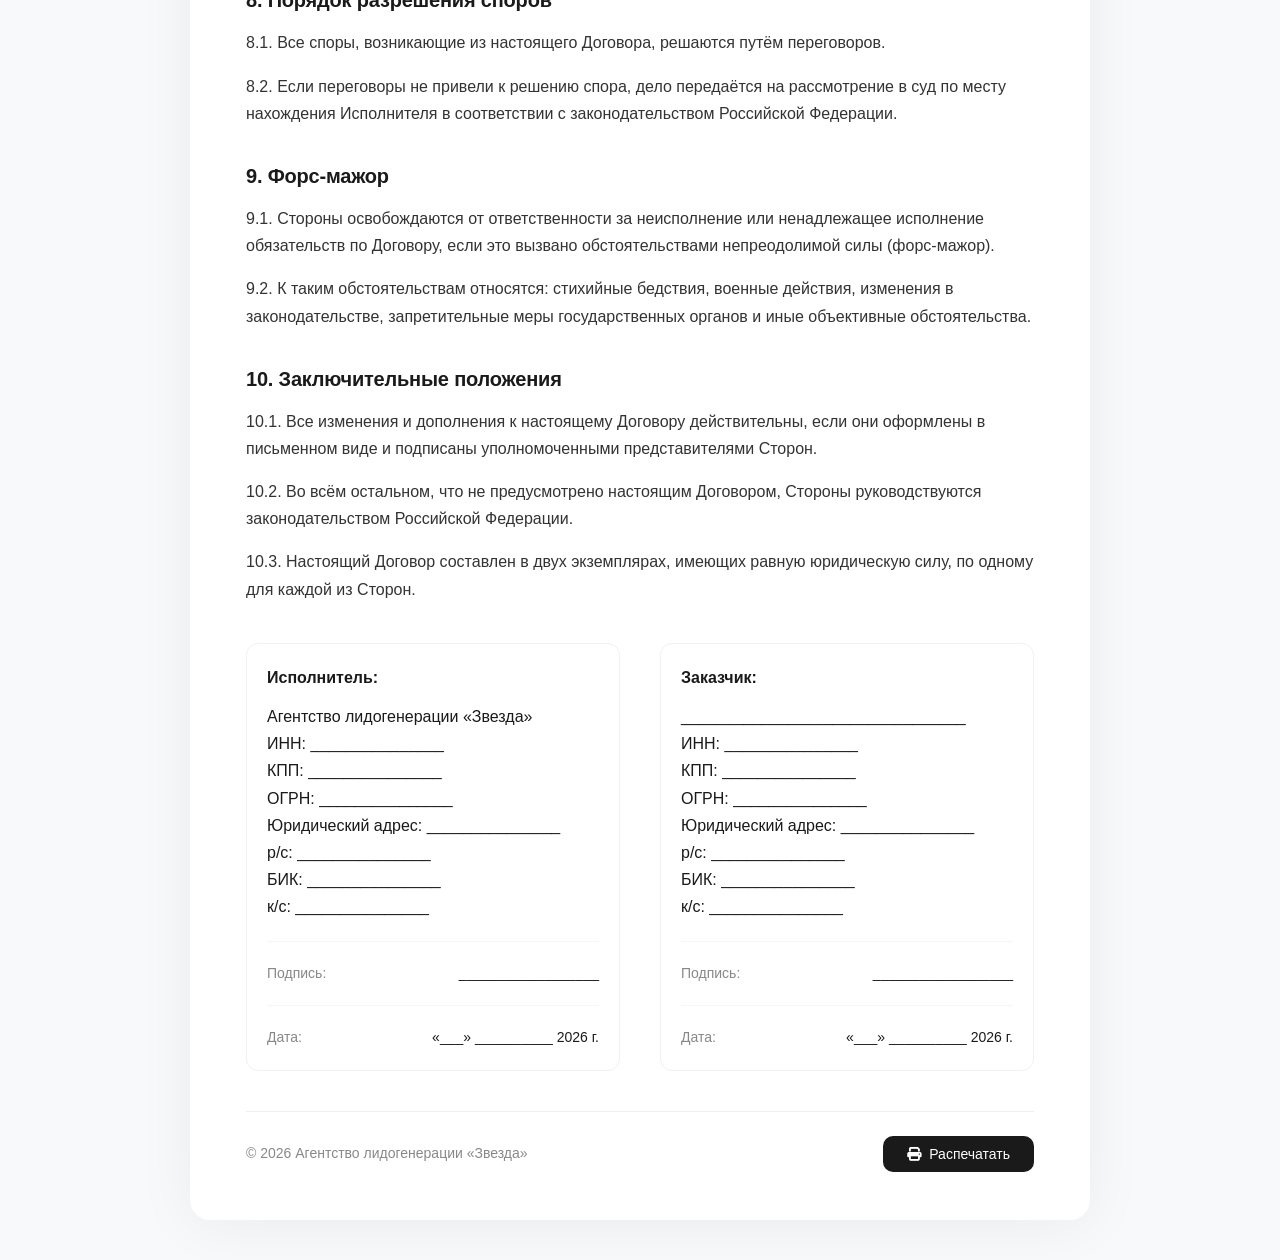
<file: contract.html>
<!doctype html>
<html lang="ru">
  <head>
    <meta charset="UTF-8" />
    <meta name="viewport" content="width=device-width, initial-scale=1.0" />
    <title>Договор на оказание услуг — Агентство лидогенерации Звезда</title>
    <link
      rel="stylesheet"
      href="https://cdnjs.cloudflare.com/ajax/libs/font-awesome/6.5.1/css/all.min.css"
    />
    <style>
      * {
        margin: 0;
        padding: 0;
        box-sizing: border-box;
      }

      html {
        scroll-behavior: smooth;
        -webkit-font-smoothing: antialiased;
        -moz-osx-font-smoothing: grayscale;
      }

      body {
        font-family:
          "Inter",
          -apple-system,
          BlinkMacSystemFont,
          "Segoe UI",
          Roboto,
          sans-serif;
        font-weight: 400;
        font-size: 16px;
        line-height: 1.7;
        color: #1a1a1a;
        background: #f8f9fa;
        padding: 40px 20px;
      }

      .container {
        max-width: 900px;
        margin: 0 auto;
        background: #ffffff;
        border-radius: 20px;
        box-shadow: 0 4px 60px rgba(0, 0, 0, 0.06);
        padding: 48px 56px;
      }

      .docs-nav {
        display: flex;
        gap: 12px;
        flex-wrap: wrap;
        margin-bottom: 40px;
        padding-bottom: 32px;
        border-bottom: 1px solid rgba(0, 0, 0, 0.06);
      }

      .docs-nav a {
        display: inline-flex;
        align-items: center;
        gap: 8px;
        padding: 10px 20px;
        border-radius: 10px;
        text-decoration: none;
        font-weight: 500;
        font-size: 14px;
        color: #555;
        background: #f5f5f5;
        transition: all 0.25s ease;
        border: 1px solid transparent;
      }

      .docs-nav a i {
        font-size: 14px;
      }

      .docs-nav a:hover {
        background: #e8e8e8;
        color: #1a1a1a;
      }

      .docs-nav a.active {
        background: #1a1a1a;
        color: #fff;
        border-color: #1a1a1a;
      }

      .docs-nav a.active i {
        color: #fff;
      }

      h1 {
        font-size: 28px;
        font-weight: 800;
        margin-bottom: 6px;
        letter-spacing: -0.02em;
      }

      .doc-meta {
        color: #888;
        font-size: 14px;
        margin-bottom: 32px;
        display: flex;
        align-items: center;
        gap: 16px;
        flex-wrap: wrap;
      }

      .doc-meta span {
        display: flex;
        align-items: center;
        gap: 6px;
      }

      h2 {
        font-size: 20px;
        font-weight: 700;
        margin-top: 32px;
        margin-bottom: 12px;
        letter-spacing: -0.01em;
      }

      h3 {
        font-size: 17px;
        font-weight: 600;
        margin-top: 24px;
        margin-bottom: 8px;
      }

      p {
        margin-bottom: 16px;
        color: #333;
      }

      ul,
      ol {
        margin-bottom: 16px;
        padding-left: 24px;
      }

      li {
        margin-bottom: 8px;
        color: #333;
      }

      .highlight-box {
        background: #f8f9fa;
        border-left: 4px solid #1a1a1a;
        padding: 16px 24px;
        border-radius: 0 10px 10px 0;
        margin: 20px 0;
      }

      .highlight-box strong {
        color: #1a1a1a;
      }

      .doc-footer {
        margin-top: 40px;
        padding-top: 24px;
        border-top: 1px solid rgba(0, 0, 0, 0.06);
        display: flex;
        justify-content: space-between;
        align-items: center;
        flex-wrap: wrap;
        gap: 16px;
        font-size: 14px;
        color: #888;
      }

      .doc-footer .btn-print {
        display: inline-flex;
        align-items: center;
        gap: 8px;
        padding: 10px 24px;
        background: #1a1a1a;
        color: #fff;
        border: none;
        border-radius: 10px;
        font-weight: 500;
        font-size: 14px;
        cursor: pointer;
        transition: background 0.25s ease;
      }

      .doc-footer .btn-print:hover {
        background: #2a2a2a;
      }

      .contract-header {
        text-align: center;
        margin-bottom: 32px;
      }

      .contract-header .contract-number {
        font-size: 18px;
        font-weight: 700;
        color: #1a1a1a;
      }

      .contract-header .contract-city {
        font-size: 15px;
        color: #555;
        margin-top: 4px;
      }

      .signature-block {
        margin-top: 40px;
        display: grid;
        grid-template-columns: 1fr 1fr;
        gap: 40px;
      }

      .signature-block .signature-col {
        padding: 20px;
        border: 1px solid rgba(0, 0, 0, 0.06);
        border-radius: 12px;
      }

      .signature-block .signature-col strong {
        display: block;
        margin-bottom: 12px;
        font-size: 16px;
      }

      .signature-block .signature-col .field {
        margin-top: 20px;
        padding-top: 20px;
        border-top: 1px solid rgba(0, 0, 0, 0.04);
        display: flex;
        justify-content: space-between;
        font-size: 14px;
        color: #888;
      }

      .signature-block .signature-col .field span:last-child {
        color: #1a1a1a;
        font-weight: 500;
      }

      @media (max-width: 768px) {
        .container {
          padding: 28px 20px;
        }
        .docs-nav {
          gap: 8px;
          padding-bottom: 24px;
        }
        .docs-nav a {
          font-size: 13px;
          padding: 8px 14px;
        }
        h1 {
          font-size: 22px;
        }
        h2 {
          font-size: 18px;
        }
        .doc-footer {
          flex-direction: column;
          align-items: flex-start;
        }
        .signature-block {
          grid-template-columns: 1fr;
          gap: 24px;
        }
      }

      @media (max-width: 480px) {
        body {
          padding: 16px 12px;
        }
        .container {
          padding: 20px 16px;
          border-radius: 16px;
        }
        .docs-nav a {
          font-size: 12px;
          padding: 6px 12px;
        }
        .docs-nav a span {
          display: none;
        }
        h1 {
          font-size: 19px;
        }
      }

      @media print {
        body {
          background: #fff;
          padding: 0;
        }
        .container {
          box-shadow: none;
          padding: 40px;
          border-radius: 0;
        }
        .docs-nav {
          display: none;
        }
        .doc-footer .btn-print {
          display: none;
        }
        .signature-block {
          page-break-inside: avoid;
        }
      }
    </style>
  </head>
  <body>
    <div class="container">
      <!-- Навигация -->
      <nav class="docs-nav">
        <a href="./privacy.html">
          <i class="fas fa-lock"></i> <span>Политика конфиденциальности</span>
        </a>
        <a href="./conset.html">
          <i class="fas fa-check-circle"></i>
          <span>Согласие на обработку ПДн</span>
        </a>
        <a href="./contract.html" class="active">
          <i class="fas fa-file-signature"></i>
          <span>Договор на оказание услуг</span>
        </a>
      </nav>

      <!-- Документ -->
      <h1>Договор на оказание услуг</h1>
      <div class="doc-meta">
        <span
          ><i class="far fa-calendar-alt"></i> Версия от 30 августа 2026
          г.</span
        >
        <span
          ><i class="far fa-building"></i> Агентство лидогенерации
          «Звезда»</span
        >
      </div>

      <div class="contract-header">
        <div class="contract-number">ДОГОВОР № _______</div>
        <div style="font-weight: 600; margin: 4px 0">
          на оказание услуг по лидогенерации
        </div>
        <div class="contract-city">
          г. _______________ «___» ____________ 2026 г.
        </div>
      </div>

      <p>
        <strong>Агентство лидогенерации «Звезда»</strong>, именуемое в
        дальнейшем «Исполнитель», в лице
        _______________________________________________, действующего на
        основании Устава, с одной стороны, и
        <strong>_______________________________________________</strong>,
        именуемое в дальнейшем «Заказчик», в лице
        _______________________________________________, действующего на
        основании _______________________________________________, с другой
        стороны, совместно именуемые «Стороны», заключили настоящий Договор о
        нижеследующем:
      </p>

      <h2>1. Предмет Договора</h2>
      <p>
        1.1. Исполнитель обязуется оказать Заказчику услуги по генерации и
        передаче лидов (готовых кандидатов для контрактной службы по СВО), а
        также по их квалификации и проверке, в соответствии с условиями
        настоящего Договора, а Заказчик обязуется принять и оплатить эти услуги.
      </p>
      <p>
        1.2. Лид — это информация о потенциальном кандидате, выразившем
        добровольное желание заключить контракт на военную службу в рамках СВО,
        прошедшем первичную квалификацию Исполнителем.
      </p>

      <h2>2. Права и обязанности Сторон</h2>

      <h3>2.1. Исполнитель обязуется:</h3>
      <ul>
        <li>
          Генерировать лиды в соответствии с согласованными с Заказчиком
          критериями;
        </li>
        <li>
          Проводить квалификацию каждого лида (проверку на актуальность) силами
          своих операторов;
        </li>
        <li>Передавать лиды Заказчику в оговорённые сроки;</li>
        <li>Заменять лиды, оказавшиеся ошибочными по вине Исполнителя;</li>
        <li>
          Предоставлять отчётность о количестве и качестве переданных лидов.
        </li>
      </ul>

      <h3>2.2. Исполнитель имеет право:</h3>
      <ul>
        <li>
          Запрашивать у Заказчика информацию, необходимую для исполнения
          Договора;
        </li>
        <li>
          Отказать в передаче лида, если он не соответствует согласованным
          критериям;
        </li>
        <li>Привлекать третьих лиц для исполнения обязательств по Договору.</li>
      </ul>

      <h3>2.3. Заказчик обязуется:</h3>
      <ul>
        <li>Принимать и оплачивать переданные лиды в установленные сроки;</li>
        <li>
          Своевременно предоставлять Исполнителю обратную связь по качеству
          лидов;
        </li>
        <li>
          Обеспечить конфиденциальность полученной информации о кандидатах;
        </li>
        <li>
          Не передавать полученные лиды третьим лицам без согласования с
          Исполнителем.
        </li>
      </ul>

      <h2>3. Условия замены лидов</h2>
      <p>3.1. Исполнитель гарантирует замену лидов в следующих случаях:</p>
      <ul>
        <li>
          <strong>Неверный возраст</strong> — возраст кандидата выше или ниже
          допустимого;
        </li>
        <li>
          <strong>Лид-дубль</strong> — повторная передача того же кандидата;
        </li>
        <li>
          <strong>Офицерский состав</strong> — кандидат является действующим
          офицером;
        </li>
        <li>
          <strong>Кандидат уже на контракте</strong> — умолчал о наличии
          действующего контракта;
        </li>
        <li>
          <strong>Запретные судимости</strong> — наличие судимости,
          препятствующей заключению контракта;
        </li>
        <li>
          <strong>Запретные заболевания</strong> — наличие заболеваний,
          препятствующих службе;
        </li>
        <li>
          <strong>Третье лицо</strong> — при звонке трубку подняло лицо, не
          являющееся кандидатом;
        </li>
        <li><strong>Иные случаи</strong> — по согласованию Сторон.</li>
      </ul>
      <p>
        3.2. Замена лидов осуществляется в течение 5 (пяти) рабочих дней с
        момента уведомления Заказчика.
      </p>

      <div class="highlight-box">
        <strong>Важно:</strong> Замена лидов производится бесплатно для
        Заказчика, если ошибка допущена по вине Исполнителя. Если ошибка
        возникла по вине Заказчика, замена осуществляется за дополнительную
        плату.
      </div>

      <h2>4. Стоимость услуг и порядок расчётов</h2>
      <p>
        4.1. Стоимость услуг определяется в соответствии с согласованным
        прайс-листом и фиксируется в Приложении № 1 к настоящему Договору.
      </p>
      <p>4.2. Оплата осуществляется Заказчиком в следующем порядке:</p>
      <ul>
        <li>100% предоплата за согласованный объём лидов; или</li>
        <li>По факту передачи каждого лида в течение 3 (трёх) рабочих дней.</li>
      </ul>
      <p>
        4.3. Способ оплаты: безналичный расчёт. Исполнитель выставляет счёт по
        ЭДО (электронный документооборот).
      </p>
      <p>
        4.4. Датой исполнения обязательств по оплате считается дата поступления
        денежных средств на счёт Исполнителя.
      </p>

      <h2>5. Ответственность Сторон</h2>
      <p>
        5.1. За неисполнение или ненадлежащее исполнение обязательств по
        настоящему Договору Стороны несут ответственность в соответствии с
        законодательством Российской Федерации.
      </p>
      <p>
        5.2. Исполнитель несёт ответственность за качество передаваемых лидов и
        своевременность их предоставления.
      </p>
      <p>
        5.3. Заказчик несёт ответственность за своевременную оплату услуг и
        конфиденциальность полученных лидов.
      </p>

      <h2>6. Конфиденциальность</h2>
      <p>
        6.1. Стороны обязуются соблюдать конфиденциальность в отношении
        информации, полученной в рамках исполнения настоящего Договора.
      </p>
      <p>
        6.2. Информация о кандидатах (лидах) является конфиденциальной и не
        подлежит разглашению третьим лицам без согласия другой Стороны.
      </p>

      <h2>7. Срок действия Договора</h2>
      <p>
        7.1. Договор вступает в силу с момента его подписания и действует до
        полного исполнения Сторонами своих обязательств.
      </p>
      <p>
        7.2. Договор может быть расторгнут досрочно по соглашению Сторон или в
        одностороннем порядке при нарушении условий Договора другой Стороной.
      </p>

      <h2>8. Порядок разрешения споров</h2>
      <p>
        8.1. Все споры, возникающие из настоящего Договора, решаются путём
        переговоров.
      </p>
      <p>
        8.2. Если переговоры не привели к решению спора, дело передаётся на
        рассмотрение в суд по месту нахождения Исполнителя в соответствии с
        законодательством Российской Федерации.
      </p>

      <h2>9. Форс-мажор</h2>
      <p>
        9.1. Стороны освобождаются от ответственности за неисполнение или
        ненадлежащее исполнение обязательств по Договору, если это вызвано
        обстоятельствами непреодолимой силы (форс-мажор).
      </p>
      <p>
        9.2. К таким обстоятельствам относятся: стихийные бедствия, военные
        действия, изменения в законодательстве, запретительные меры
        государственных органов и иные объективные обстоятельства.
      </p>

      <h2>10. Заключительные положения</h2>
      <p>
        10.1. Все изменения и дополнения к настоящему Договору действительны,
        если они оформлены в письменном виде и подписаны уполномоченными
        представителями Сторон.
      </p>
      <p>
        10.2. Во всём остальном, что не предусмотрено настоящим Договором,
        Стороны руководствуются законодательством Российской Федерации.
      </p>
      <p>
        10.3. Настоящий Договор составлен в двух экземплярах, имеющих равную
        юридическую силу, по одному для каждой из Сторон.
      </p>

      <!-- Блок подписей -->
      <div class="signature-block">
        <div class="signature-col">
          <strong>Исполнитель:</strong>
          Агентство лидогенерации «Звезда»<br />
          ИНН: _______________<br />
          КПП: _______________<br />
          ОГРН: _______________<br />
          Юридический адрес: _______________<br />
          р/с: _______________<br />
          БИК: _______________<br />
          к/с: _______________<br />
          <div class="field">
            <span>Подпись:</span>
            <span>__________________</span>
          </div>
          <div class="field">
            <span>Дата:</span>
            <span>«___» __________ 2026 г.</span>
          </div>
        </div>
        <div class="signature-col">
          <strong>Заказчик:</strong>
          ________________________________<br />
          ИНН: _______________<br />
          КПП: _______________<br />
          ОГРН: _______________<br />
          Юридический адрес: _______________<br />
          р/с: _______________<br />
          БИК: _______________<br />
          к/с: _______________<br />
          <div class="field">
            <span>Подпись:</span>
            <span>__________________</span>
          </div>
          <div class="field">
            <span>Дата:</span>
            <span>«___» __________ 2026 г.</span>
          </div>
        </div>
      </div>

      <div class="doc-footer">
        <span>© 2026 Агентство лидогенерации «Звезда»</span>
        <button class="btn-print" onclick="window.print()">
          <i class="fas fa-print"></i> Распечатать
        </button>
      </div>
    </div>
  </body>
</html>
</file>
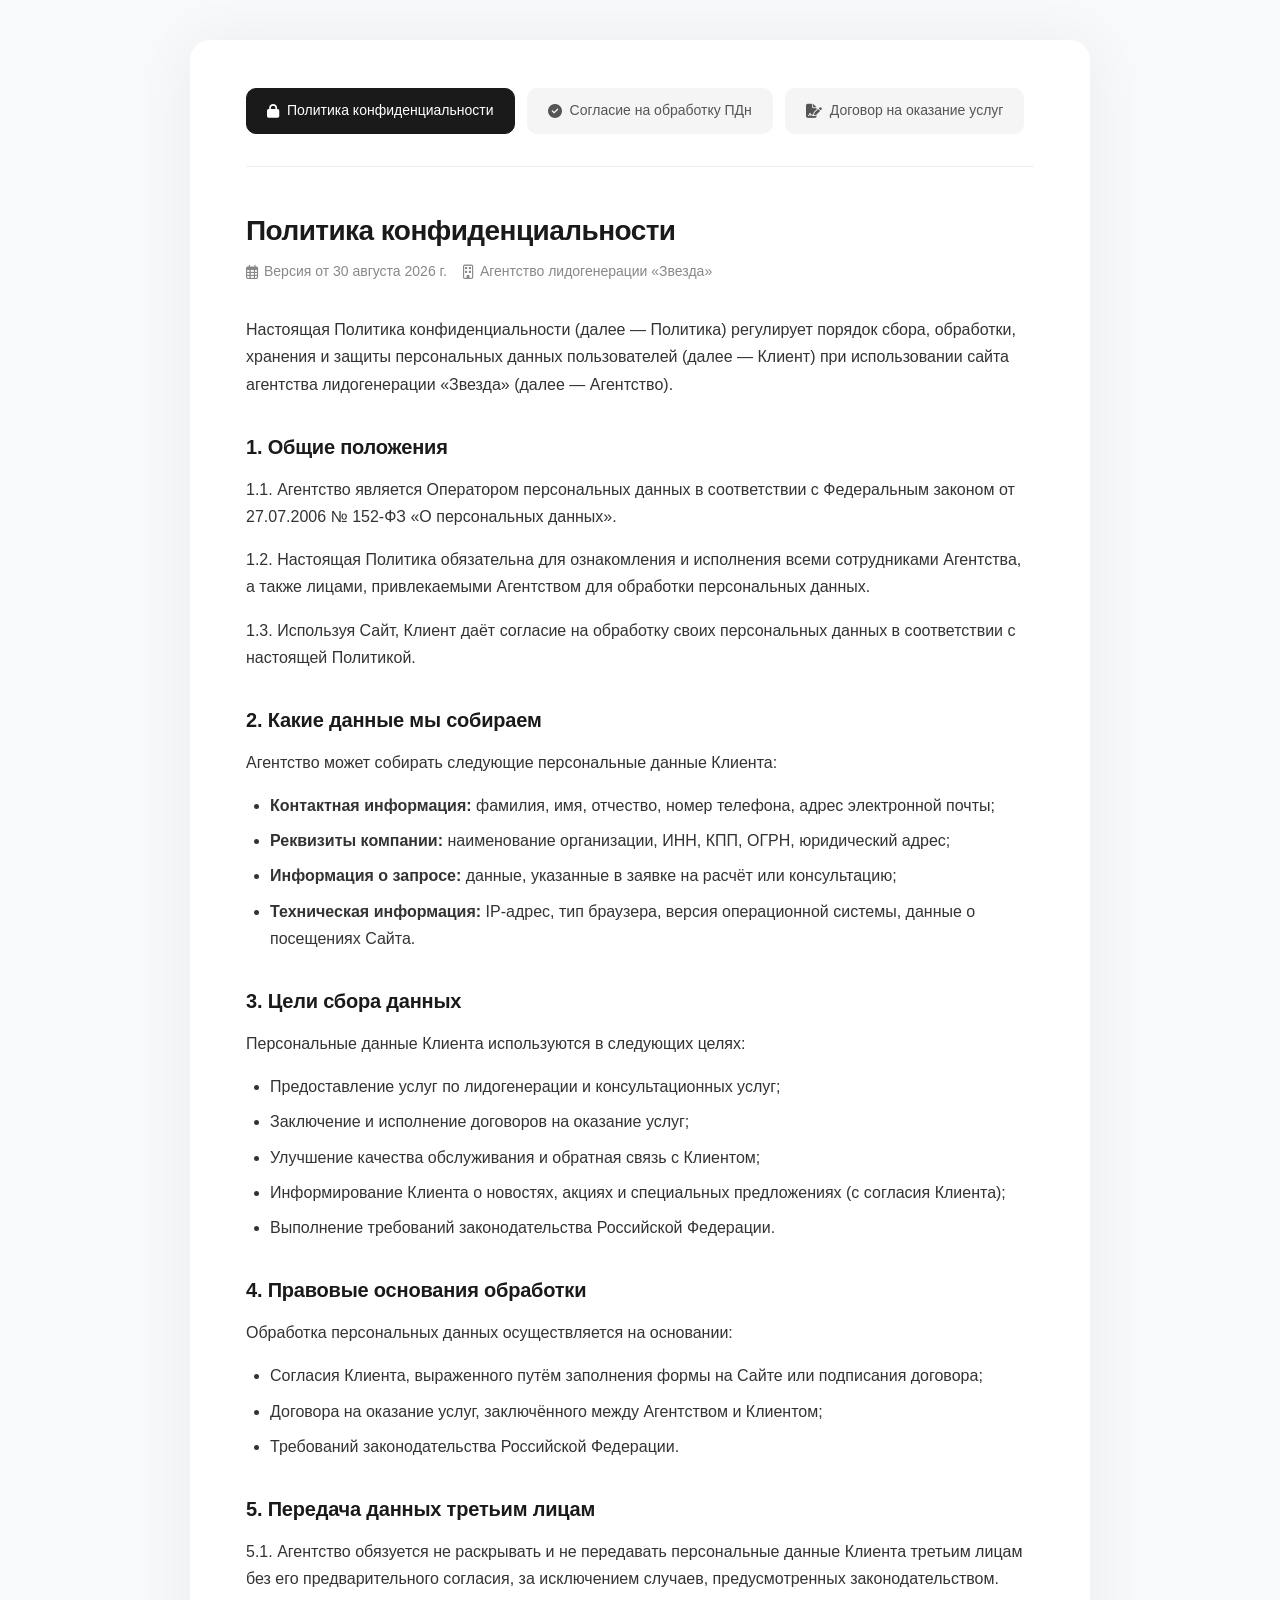
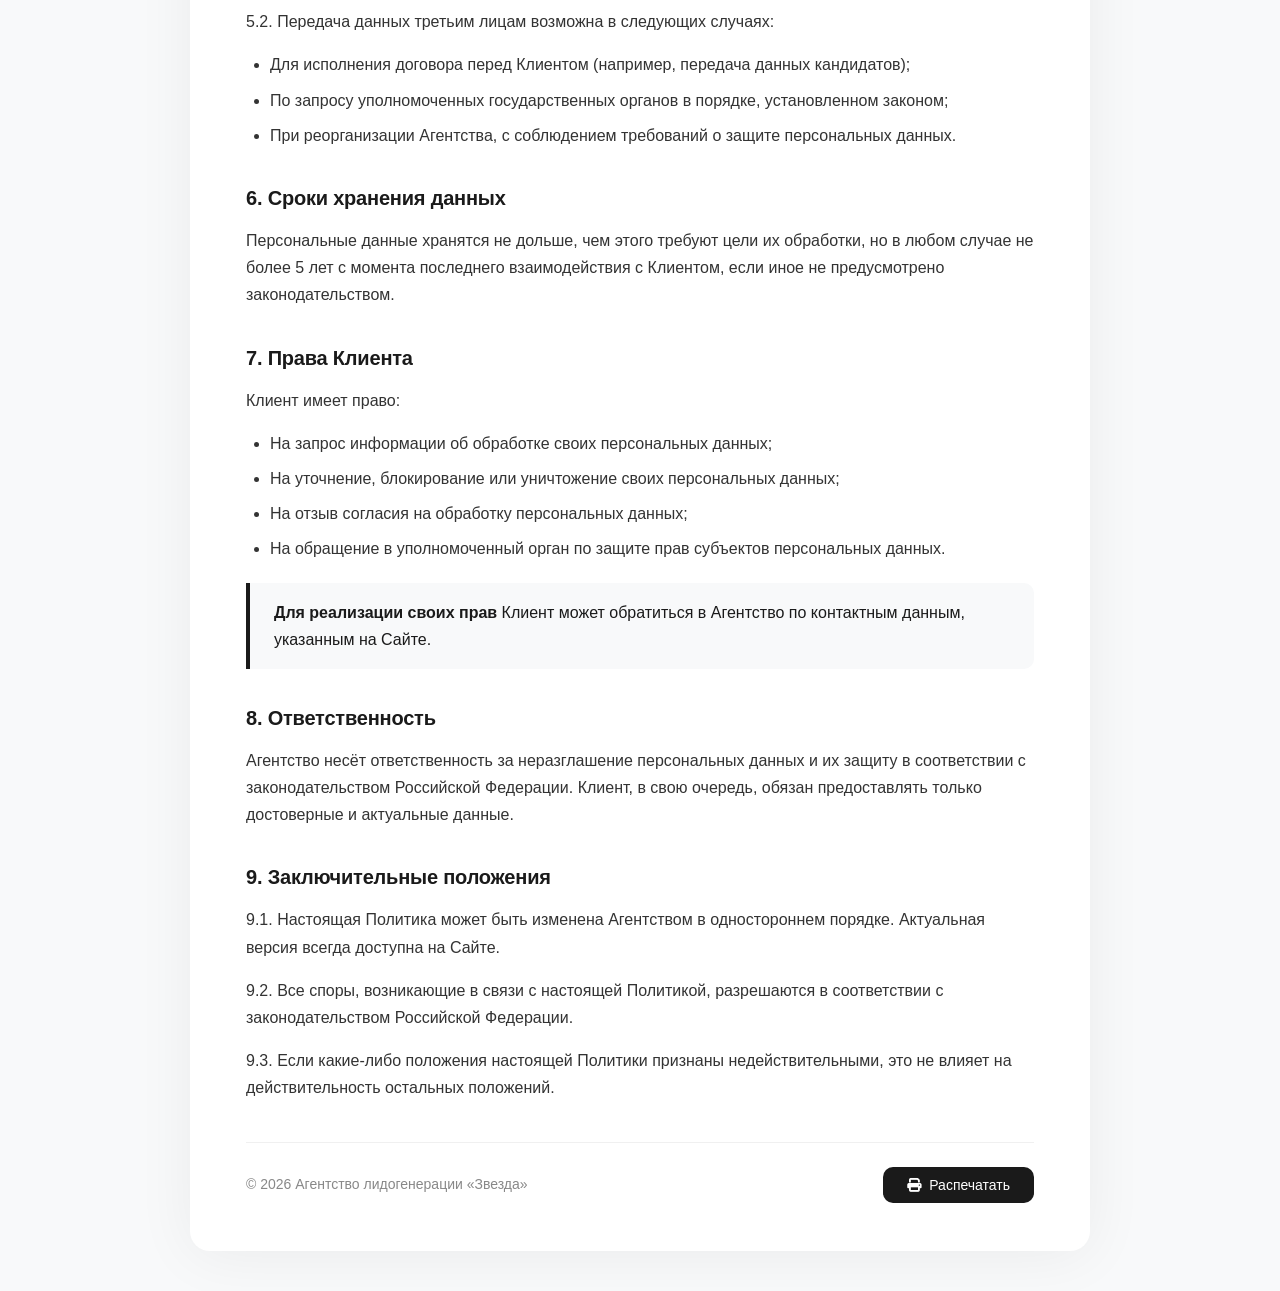
<file: privacy.html>
<!doctype html>
<html lang="ru">
  <head>
    <meta charset="UTF-8" />
    <meta name="viewport" content="width=device-width, initial-scale=1.0" />
    <title>Политика конфиденциальности — Агентство лидогенерации Звезда</title>
    <link
      rel="stylesheet"
      href="https://cdnjs.cloudflare.com/ajax/libs/font-awesome/6.5.1/css/all.min.css"
    />
    <style>
      * {
        margin: 0;
        padding: 0;
        box-sizing: border-box;
      }

      html {
        scroll-behavior: smooth;
        -webkit-font-smoothing: antialiased;
        -moz-osx-font-smoothing: grayscale;
      }

      body {
        font-family:
          "Inter",
          -apple-system,
          BlinkMacSystemFont,
          "Segoe UI",
          Roboto,
          sans-serif;
        font-weight: 400;
        font-size: 16px;
        line-height: 1.7;
        color: #1a1a1a;
        background: #f8f9fa;
        padding: 40px 20px;
      }

      .container {
        max-width: 900px;
        margin: 0 auto;
        background: #ffffff;
        border-radius: 20px;
        box-shadow: 0 4px 60px rgba(0, 0, 0, 0.06);
        padding: 48px 56px;
      }

      .docs-nav {
        display: flex;
        gap: 12px;
        flex-wrap: wrap;
        margin-bottom: 40px;
        padding-bottom: 32px;
        border-bottom: 1px solid rgba(0, 0, 0, 0.06);
      }

      .docs-nav a {
        display: inline-flex;
        align-items: center;
        gap: 8px;
        padding: 10px 20px;
        border-radius: 10px;
        text-decoration: none;
        font-weight: 500;
        font-size: 14px;
        color: #555;
        background: #f5f5f5;
        transition: all 0.25s ease;
        border: 1px solid transparent;
      }

      .docs-nav a i {
        font-size: 14px;
      }

      .docs-nav a:hover {
        background: #e8e8e8;
        color: #1a1a1a;
      }

      .docs-nav a.active {
        background: #1a1a1a;
        color: #fff;
        border-color: #1a1a1a;
      }

      .docs-nav a.active i {
        color: #fff;
      }

      h1 {
        font-size: 28px;
        font-weight: 800;
        margin-bottom: 6px;
        letter-spacing: -0.02em;
      }

      .doc-meta {
        color: #888;
        font-size: 14px;
        margin-bottom: 32px;
        display: flex;
        align-items: center;
        gap: 16px;
        flex-wrap: wrap;
      }

      .doc-meta span {
        display: flex;
        align-items: center;
        gap: 6px;
      }

      h2 {
        font-size: 20px;
        font-weight: 700;
        margin-top: 32px;
        margin-bottom: 12px;
        letter-spacing: -0.01em;
      }

      h3 {
        font-size: 17px;
        font-weight: 600;
        margin-top: 24px;
        margin-bottom: 8px;
      }

      p {
        margin-bottom: 16px;
        color: #333;
      }

      ul,
      ol {
        margin-bottom: 16px;
        padding-left: 24px;
      }

      li {
        margin-bottom: 8px;
        color: #333;
      }

      .highlight-box {
        background: #f8f9fa;
        border-left: 4px solid #1a1a1a;
        padding: 16px 24px;
        border-radius: 0 10px 10px 0;
        margin: 20px 0;
      }

      .highlight-box strong {
        color: #1a1a1a;
      }

      .doc-footer {
        margin-top: 40px;
        padding-top: 24px;
        border-top: 1px solid rgba(0, 0, 0, 0.06);
        display: flex;
        justify-content: space-between;
        align-items: center;
        flex-wrap: wrap;
        gap: 16px;
        font-size: 14px;
        color: #888;
      }

      .doc-footer .btn-print {
        display: inline-flex;
        align-items: center;
        gap: 8px;
        padding: 10px 24px;
        background: #1a1a1a;
        color: #fff;
        border: none;
        border-radius: 10px;
        font-weight: 500;
        font-size: 14px;
        cursor: pointer;
        transition: background 0.25s ease;
      }

      .doc-footer .btn-print:hover {
        background: #2a2a2a;
      }

      @media (max-width: 768px) {
        .container {
          padding: 28px 20px;
        }
        .docs-nav {
          gap: 8px;
          padding-bottom: 24px;
        }
        .docs-nav a {
          font-size: 13px;
          padding: 8px 14px;
        }
        h1 {
          font-size: 22px;
        }
        h2 {
          font-size: 18px;
        }
        .doc-footer {
          flex-direction: column;
          align-items: flex-start;
        }
      }

      @media (max-width: 480px) {
        body {
          padding: 16px 12px;
        }
        .container {
          padding: 20px 16px;
          border-radius: 16px;
        }
        .docs-nav a {
          font-size: 12px;
          padding: 6px 12px;
        }
        .docs-nav a span {
          display: none;
        }
        h1 {
          font-size: 19px;
        }
      }

      @media print {
        body {
          background: #fff;
          padding: 0;
        }
        .container {
          box-shadow: none;
          padding: 40px;
          border-radius: 0;
        }
        .docs-nav {
          display: none;
        }
        .doc-footer .btn-print {
          display: none;
        }
      }
    </style>
  </head>
  <body>
    <div class="container">
      <!-- Навигация -->
      <nav class="docs-nav">
        <a href="./privacy.html" class="active">
          <i class="fas fa-lock"></i> <span>Политика конфиденциальности</span>
        </a>
        <a href="./conset.html">
          <i class="fas fa-check-circle"></i>
          <span>Согласие на обработку ПДн</span>
        </a>
        <a href="./contract.html">
          <i class="fas fa-file-signature"></i>
          <span>Договор на оказание услуг</span>
        </a>
      </nav>

      <!-- Документ -->
      <h1>Политика конфиденциальности</h1>
      <div class="doc-meta">
        <span
          ><i class="far fa-calendar-alt"></i> Версия от 30 августа 2026
          г.</span
        >
        <span
          ><i class="far fa-building"></i> Агентство лидогенерации
          «Звезда»</span
        >
      </div>

      <p>
        Настоящая Политика конфиденциальности (далее — Политика) регулирует
        порядок сбора, обработки, хранения и защиты персональных данных
        пользователей (далее — Клиент) при использовании сайта агентства
        лидогенерации «Звезда» (далее — Агентство).
      </p>

      <h2>1. Общие положения</h2>
      <p>
        1.1. Агентство является Оператором персональных данных в соответствии с
        Федеральным законом от 27.07.2006 № 152-ФЗ «О персональных данных».
      </p>
      <p>
        1.2. Настоящая Политика обязательна для ознакомления и исполнения всеми
        сотрудниками Агентства, а также лицами, привлекаемыми Агентством для
        обработки персональных данных.
      </p>
      <p>
        1.3. Используя Сайт, Клиент даёт согласие на обработку своих
        персональных данных в соответствии с настоящей Политикой.
      </p>

      <h2>2. Какие данные мы собираем</h2>
      <p>Агентство может собирать следующие персональные данные Клиента:</p>
      <ul>
        <li>
          <strong>Контактная информация:</strong> фамилия, имя, отчество, номер
          телефона, адрес электронной почты;
        </li>
        <li>
          <strong>Реквизиты компании:</strong> наименование организации, ИНН,
          КПП, ОГРН, юридический адрес;
        </li>
        <li>
          <strong>Информация о запросе:</strong> данные, указанные в заявке на
          расчёт или консультацию;
        </li>
        <li>
          <strong>Техническая информация:</strong> IP-адрес, тип браузера,
          версия операционной системы, данные о посещениях Сайта.
        </li>
      </ul>

      <h2>3. Цели сбора данных</h2>
      <p>Персональные данные Клиента используются в следующих целях:</p>
      <ul>
        <li>Предоставление услуг по лидогенерации и консультационных услуг;</li>
        <li>Заключение и исполнение договоров на оказание услуг;</li>
        <li>Улучшение качества обслуживания и обратная связь с Клиентом;</li>
        <li>
          Информирование Клиента о новостях, акциях и специальных предложениях
          (с согласия Клиента);
        </li>
        <li>Выполнение требований законодательства Российской Федерации.</li>
      </ul>

      <h2>4. Правовые основания обработки</h2>
      <p>Обработка персональных данных осуществляется на основании:</p>
      <ul>
        <li>
          Согласия Клиента, выраженного путём заполнения формы на Сайте или
          подписания договора;
        </li>
        <li>
          Договора на оказание услуг, заключённого между Агентством и Клиентом;
        </li>
        <li>Требований законодательства Российской Федерации.</li>
      </ul>

      <h2>5. Передача данных третьим лицам</h2>
      <p>
        5.1. Агентство обязуется не раскрывать и не передавать персональные
        данные Клиента третьим лицам без его предварительного согласия, за
        исключением случаев, предусмотренных законодательством.
      </p>
      <p>5.2. Передача данных третьим лицам возможна в следующих случаях:</p>
      <ul>
        <li>
          Для исполнения договора перед Клиентом (например, передача данных
          кандидатов);
        </li>
        <li>
          По запросу уполномоченных государственных органов в порядке,
          установленном законом;
        </li>
        <li>
          При реорганизации Агентства, с соблюдением требований о защите
          персональных данных.
        </li>
      </ul>

      <h2>6. Сроки хранения данных</h2>
      <p>
        Персональные данные хранятся не дольше, чем этого требуют цели их
        обработки, но в любом случае не более 5 лет с момента последнего
        взаимодействия с Клиентом, если иное не предусмотрено законодательством.
      </p>

      <h2>7. Права Клиента</h2>
      <p>Клиент имеет право:</p>
      <ul>
        <li>На запрос информации об обработке своих персональных данных;</li>
        <li>
          На уточнение, блокирование или уничтожение своих персональных данных;
        </li>
        <li>На отзыв согласия на обработку персональных данных;</li>
        <li>
          На обращение в уполномоченный орган по защите прав субъектов
          персональных данных.
        </li>
      </ul>

      <div class="highlight-box">
        <strong>Для реализации своих прав</strong> Клиент может обратиться в
        Агентство по контактным данным, указанным на Сайте.
      </div>

      <h2>8. Ответственность</h2>
      <p>
        Агентство несёт ответственность за неразглашение персональных данных и
        их защиту в соответствии с законодательством Российской Федерации.
        Клиент, в свою очередь, обязан предоставлять только достоверные и
        актуальные данные.
      </p>

      <h2>9. Заключительные положения</h2>
      <p>
        9.1. Настоящая Политика может быть изменена Агентством в одностороннем
        порядке. Актуальная версия всегда доступна на Сайте.
      </p>
      <p>
        9.2. Все споры, возникающие в связи с настоящей Политикой, разрешаются в
        соответствии с законодательством Российской Федерации.
      </p>
      <p>
        9.3. Если какие-либо положения настоящей Политики признаны
        недействительными, это не влияет на действительность остальных
        положений.
      </p>

      <div class="doc-footer">
        <span>© 2026 Агентство лидогенерации «Звезда»</span>
        <button class="btn-print" onclick="window.print()">
          <i class="fas fa-print"></i> Распечатать
        </button>
      </div>
    </div>
  </body>
</html>
</file>
<file: css/style.css>
:root {
  --ink: #ffffff;
  --surface: #f6f6f5;
  --surface-2: #efefed;
  --line: rgba(26, 26, 26, 0.14);
  --line-soft: rgba(26, 26, 26, 0.08);
  --text: rgb(26, 26, 26);
  --text-muted: rgba(26, 26, 26, 0.62);
  --text-faint: rgba(26, 26, 26, 0.4);
  --blue: rgb(26, 26, 26);
  --blue-soft: rgba(26, 26, 26, 0.06);
  --amber: rgb(26, 26, 26);
  --amber-soft: rgba(26, 26, 26, 0.07);
  --green: rgb(26, 26, 26);
  --red: rgb(26, 26, 26);

  --font-display: "Space Grotesk", sans-serif;
  --font-body: "Inter", sans-serif;
  --font-mono: "IBM Plex Mono", monospace;

  --container: 1200px;
  --radius: 14px;
  --radius-sm: 8px;
}

*,
*::before,
*::after {
  box-sizing: border-box;
  margin: 0;
  padding: 0;
}
html {
  scroll-behavior: smooth;
  overflow-x: hidden; /* добавить */
}
body {
  background: var(--ink);
  color: var(--text);
  font-family: var(--font-body);
  line-height: 1.55;
  -webkit-font-smoothing: antialiased;
  overflow-x: hidden;
}
img {
  max-width: 100%;
  display: block;
}
a {
  color: inherit;
  text-decoration: none;
}
ul {
  list-style: none;
}
button {
  font: inherit;
  cursor: pointer;
  border: none;
  background: none;
  color: inherit;
}
input,
select,
textarea {
  font: inherit;
  color: inherit;
}

.container {
  width: 100%;
  max-width: var(--container);
  margin: 0 auto;
  padding: 0 24px;
}

::selection {
  background: var(--text);
  color: #fff;
}

:focus-visible {
  outline: 2px solid var(--amber);
  outline-offset: 3px;
  border-radius: 4px;
}

@media (prefers-reduced-motion: reduce) {
  * {
    animation-duration: 0.01ms !important;
    animation-iteration-count: 1 !important;
    transition-duration: 0.01ms !important;
    scroll-behavior: auto !important;
  }
}

/* ============================================
   TYPOGRAPHY UTILITIES
   ============================================ */
.eyebrow {
  font-family: var(--font-mono);
  font-size: 12.5px;
  letter-spacing: 0.06em;
  color: var(--blue);
  display: flex;
  align-items: center;
  gap: 10px;
  margin-bottom: 18px;
  text-transform: uppercase;
}
.eyebrow::before {
  content: "";
  width: 22px;
  height: 1px;
  background: var(--blue);
  display: inline-block;
}
h1,
h2,
h3,
h4 {
  font-family: var(--font-display);
  font-weight: 600;
  letter-spacing: -0.01em;
  color: var(--text);
}
h1 {
  line-height: 1.08;
}
h2 {
  font-size: clamp(26px, 3.6vw, 38px);
  line-height: 1.16;
}
h3 {
  font-size: 19px;
  line-height: 1.3;
}
p {
  color: var(--text-muted);
}
.section-head {
  max-width: 640px;
  margin-bottom: 52px;
}
.section-head p {
  margin-top: 14px;
  font-size: 16px;
}
.mono {
  font-family: var(--font-mono);
}

/* ============================================
   BUTTONS
   ============================================ */
.btn {
  display: inline-flex;
  align-items: center;
  justify-content: center;
  gap: 10px;
  padding: 15px 28px;
  border-radius: 10px;
  font-weight: 600;
  font-size: 15px;
  transition:
    transform 0.18s ease,
    box-shadow 0.18s ease,
    background 0.18s ease,
    border-color 0.18s ease;
  white-space: nowrap;
}
.btn-primary {
  background: var(--amber);
  color: #ffffff;
  box-shadow: 0 0 0 0 rgba(26, 26, 26, 0.3);
}
.btn-primary:hover {
  transform: translateY(-2px);
  box-shadow: 0 10px 26px -8px rgba(26, 26, 26, 0.4);
}
.btn-ghost {
  border: 1px solid var(--line);
  color: var(--text);
  background: rgba(26, 26, 26, 0.02);
}
.btn-ghost:hover {
  border-color: var(--blue);
  background: var(--blue-soft);
}
.btn-block {
  width: 100%;
}

/* ============================================
   HEADER
   ============================================ */
/* ============================================
   HEADER
   ============================================ */
header {
  position: sticky;
  top: 0;
  z-index: 1000;
  background: rgba(255, 255, 255, 0.92);
  backdrop-filter: blur(14px);
  -webkit-backdrop-filter: blur(14px);
  border-bottom: 1px solid var(--line-soft);
}

.nav {
  display: flex;
  align-items: center;
  justify-content: space-between;
  height: 68px;
  gap: 16px;
}
/* ============================================
   LOGO — КРАСИВЫЙ
   ============================================ */
.logo {
  display: flex;
  align-items: center;
  gap: 12px;
  flex-shrink: 0;
  text-decoration: none;
  transition: transform 0.25s ease;
}

.logo:hover {
  transform: scale(1.02);
}

.logo img {
  width: 40px;
  height: 40px;
  border-radius: 50%;
  object-fit: cover;
  flex-shrink: 0;
  display: block;
  border: 2px solid var(--amber);
  box-shadow: 0 2px 12px rgba(212, 175, 55, 0.25);
  transition: all 0.3s ease;
}

.logo:hover img {
  border-color: var(--amber);
  box-shadow: 0 4px 20px rgba(212, 175, 55, 0.35);
  transform: rotate(-3deg) scale(1.05);
}
@media (max-width: 860px) {
  #btn-open-modal-1 {
    display: none;
  }

  .logo img {
    width: 38px;
    height: 38px;
  }

  .logo-title {
    font-size: 15px;
  }

  .logo-sub {
    font-size: 10px;
  }
}
.logo-text {
  display: flex;
  flex-direction: column;
  line-height: 1.15;
}

.logo-title {
  font-size: 16px;
  font-weight: 700;
  letter-spacing: -0.3px;
  color: var(--text);
  white-space: nowrap;
  transition: color 0.3s ease;
  background: linear-gradient(135deg, var(--text) 60%, var(--amber) 100%);
  -webkit-background-clip: text;
  -webkit-text-fill-color: transparent;
  background-clip: text;
}

.logo:hover .logo-title {
  background: linear-gradient(135deg, var(--amber) 40%, var(--text) 100%);
  -webkit-background-clip: text;
  -webkit-text-fill-color: transparent;
  background-clip: text;
}

.logo-sub {
  font-size: 10px;
  font-weight: 400;
  color: var(--text-muted);
  letter-spacing: 0.3px;
  white-space: nowrap;
  text-transform: uppercase;
  opacity: 0.7;
}

/* ============================================
   АДАПТИВ
   ============================================ */
@media (max-width: 992px) {
  .logo img {
    width: 36px;
    height: 36px;
  }

  .logo-title {
    font-size: 15px;
  }

  .logo-sub {
    font-size: 9px;
  }
}

@media (max-width: 860px) {
  .logo img {
    width: 34px;
    height: 34px;
  }

  .logo-title {
    font-size: 14px;
  }

  .logo-sub {
    font-size: 9px;
  }
}

@media (max-width: 520px) {
  .logo {
    gap: 10px;
  }

  .logo img {
    width: 32px;
    height: 32px;
    border-width: 1.5px;
  }

  .logo-title {
    font-size: 13px;
  }

  .logo-sub {
    font-size: 8px;
    letter-spacing: 0.2px;
  }
}

@media (max-width: 400px) {
  .logo {
    gap: 8px;
  }

  .logo img {
    width: 30px;
    height: 30px;
    border-width: 1.5px;
  }

  .logo-title {
    font-size: 12px;
  }

  .logo-sub {
    font-size: 7px;
    letter-spacing: 0.1px;
  }

  #btn-open-modal-1 {
    display: none;
  }

  .burger {
    width: 36px;
    height: 36px;
  }

  .burger span {
    width: 16px;
  }

  .burger span::before,
  .burger span::after {
    width: 16px;
  }

  .burger span::before {
    top: -6px;
    width: 13px;
  }

  .burger span::after {
    top: 6px;
    width: 9px;
  }

  .burger.open span::before,
  .burger.open span::after {
    width: 16px;
  }
}

/* ===== NAV LINKS ===== */
.nav-links {
  display: flex;
  align-items: center;
  gap: 28px;
}

.nav-links a {
  font-size: 14px;
  font-weight: 500;
  color: var(--text-muted);
  transition: color 0.25s ease;
  position: relative;
  padding: 4px 0;
  white-space: nowrap;
}

.nav-links a::after {
  content: "";
  position: absolute;
  bottom: -2px;
  left: 50%;
  width: 0;
  height: 2px;
  background: var(--amber);
  border-radius: 2px;
  transition: all 0.3s ease;
  transform: translateX(-50%);
}

.nav-links a:hover {
  color: var(--text);
}

.nav-links a:hover::after {
  width: 100%;
  left: 50%;
}

/* ===== NAV ACTIONS ===== */
.nav-actions {
  display: flex;
  align-items: center;
  gap: 12px;
  flex-shrink: 0;
}

.nav-badge {
  font-size: 11px;
  font-weight: 600;
  color: var(--text);
  display: flex;
  align-items: center;
  gap: 6px;
  background: var(--blue-soft);
  padding: 5px 14px;
  border-radius: 20px;
  white-space: nowrap;
  border: 1px solid var(--line-soft);
}

.dot-live {
  width: 7px;
  height: 7px;
  border-radius: 50%;
  background: var(--green);
  animation: pulse-dot 2s infinite;
  flex-shrink: 0;
}

@keyframes pulse-dot {
  0% {
    box-shadow: 0 0 0 0 rgba(34, 197, 94, 0.5);
    transform: scale(1);
  }
  50% {
    transform: scale(1.2);
  }
  100% {
    box-shadow: 0 0 0 8px rgba(34, 197, 94, 0);
    transform: scale(1);
  }
}

/* ===== BURGER — КРАСИВАЯ АНИМАЦИЯ ===== */
.burger {
  display: none;
  width: 42px;
  height: 42px;
  align-items: center;
  justify-content: center;
  border-radius: 10px;
  background: var(--surface);
  border: 1px solid var(--line-soft);
  transition: all 0.3s cubic-bezier(0.4, 0, 0.2, 1);
  flex-shrink: 0;
  position: relative;
  cursor: pointer;
}

.burger:hover {
  background: var(--blue-soft);
  border-color: var(--amber);
  transform: scale(1.05);
}

.burger:active {
  transform: scale(0.95);
}

.burger span {
  display: block;
  width: 20px;
  height: 2px;
  background: var(--text);
  position: relative;
  border-radius: 2px;
  transition: all 0.35s cubic-bezier(0.4, 0, 0.2, 1);
}

.burger span::before,
.burger span::after {
  content: "";
  position: absolute;
  left: 0;
  width: 20px;
  height: 2px;
  background: var(--text);
  border-radius: 2px;
  transition: all 0.35s cubic-bezier(0.4, 0, 0.2, 1);
}

.burger span::before {
  top: -7px;
  width: 16px;
}

.burger span::after {
  top: 7px;
  width: 12px;
}

/* Анимация при открытии */
.burger.open {
  border-color: var(--amber);
  background: var(--amber-soft);
}

.burger.open span {
  background: transparent;
  transform: rotate(0deg);
}

.burger.open span::before {
  width: 20px;
  transform: translateY(7px) rotate(45deg);
}

.burger.open span::after {
  width: 20px;
  transform: translateY(-7px) rotate(-45deg);
}

/* ============================================
   MOBILE MENU — СПРАВА (ФИКС)
   ============================================ */
.mobile-menu {
  display: flex;
  flex-direction: column;
  gap: 4px;
  position: fixed;
  top: 68px;
  right: 0;
  width: 300px;
  height: calc(100vh - 68px);
  background: var(--surface);
  border-left: 1px solid var(--line);
  padding: 20px 24px 30px;
  transform: translateX(100%);
  transition: transform 0.4s cubic-bezier(0.4, 0, 0.2, 1);
  z-index: 999;
  overflow-y: auto;
  box-shadow: -12px 0 48px rgba(0, 0, 0, 0.08);
  pointer-events: none; /* было и остаётся тут */
  visibility: hidden; /* было и остаётся тут */
  opacity: 0; /* было и остаётся тут */
}

.mobile-menu.open {
  transform: translateX(0);
  pointer-events: auto;
  visibility: visible;
  opacity: 1;
}
.mobile-menu a {
  padding: 14px 16px;
  border-radius: 10px;
  font-size: 15px;
  font-weight: 500;
  color: var(--text-muted);
  transition: all 0.25s ease;
  border-bottom: 1px solid var(--line-soft);
}

.mobile-menu a:hover {
  background: var(--blue-soft);
  color: var(--text);
  padding-left: 20px;
  border-color: var(--amber);
}

.mobile-menu .btn {
  margin-top: 20px;
  width: 100%;
  justify-content: center;
}

/* ============================================
   БЛОКИРОВКА СКРОЛЛА НА body
   ============================================ */
body.no-scroll {
  overflow: hidden !important;
  position: fixed !important;
  width: 100% !important;
  top: 0 !important;
  left: 0 !important;
  right: 0 !important;
} /* ============================================
   АДАПТИВ
   ============================================ */
@media (max-width: 992px) {
  .nav-links {
    gap: 20px;
  }

  .nav-links a {
    font-size: 13px;
  }
}

@media (max-width: 860px) {
  .nav-links,
  .nav-badge {
    display: none;
  }

  .burger {
    display: flex;
  }

  .mobile-menu {
    display: flex;
  }

  .nav {
    height: 64px;
  }

  .logo img {
    width: 32px;
    height: 32px;
  }

  .logo-title {
    font-size: 13px;
  }

  .logo-sub {
    font-size: 9px;
  }
}

@media (max-width: 520px) {
  .nav {
    height: 56px;
    gap: 8px;
  }

  .logo img {
    width: 48px;
    height: 48px;
  }

  .logo-title {
    font-size: 16px;
  }

  .logo-sub {
    display: none;
  }

  .burger {
    width: 38px;
    height: 38px;
  }

  .burger span {
    width: 17px;
  }

  .burger span::before,
  .burger span::after {
    width: 17px;
  }

  .burger span::before {
    top: -6px;
    width: 14px;
  }

  .burger span::after {
    top: 6px;
    width: 10px;
  }

  .burger.open span::before,
  .burger.open span::after {
    width: 17px;
  }

  .mobile-menu {
    top: 56px;
    width: 100%;
    height: calc(100vh - 56px);
    padding: 16px 20px 24px;
  }

  .mobile-menu a {
    font-size: 14px;
    padding: 12px 14px;
  }

  .nav-actions .btn {
    padding: 10px 16px;
    font-size: 12px;
  }

  .nav-badge {
    display: none !important;
  }
}
/* ============================================
   LOGO — КРАСИВЫЙ
   ============================================ */
.logo {
  display: flex;
  align-items: center;
  gap: 12px;
  flex-shrink: 0;
  text-decoration: none;
  transition: transform 0.25s ease;
}

.logo:hover {
  transform: scale(1.02);
}

.logo img {
  width: 40px;
  height: 40px;
  border-radius: 50%;
  object-fit: cover;
  flex-shrink: 0;
  display: block;
  border: 2px solid var(--amber);
  box-shadow: 0 2px 12px rgba(212, 175, 55, 0.25);
  transition: all 0.3s ease;
}

.logo:hover img {
  border-color: var(--amber);
  box-shadow: 0 4px 20px rgba(212, 175, 55, 0.35);
  transform: rotate(-3deg) scale(1.05);
}

.logo-text {
  display: flex;
  flex-direction: column;
  line-height: 1.15;
}

.logo-title {
  font-size: 16px;
  font-weight: 700;
  letter-spacing: -0.3px;
  color: var(--text);
  white-space: nowrap;
  transition: color 0.3s ease;
  background: linear-gradient(135deg, var(--text) 60%, var(--amber) 100%);
  -webkit-background-clip: text;
  -webkit-text-fill-color: transparent;
  background-clip: text;
}

.logo:hover .logo-title {
  background: linear-gradient(135deg, var(--amber) 40%, var(--text) 100%);
  -webkit-background-clip: text;
  -webkit-text-fill-color: transparent;
  background-clip: text;
}

.logo-sub {
  font-size: 10px;
  font-weight: 400;
  color: var(--text-muted);
  letter-spacing: 0.3px;
  white-space: nowrap;
  text-transform: uppercase;
  opacity: 0.7;
}

/* ============================================
   АДАПТИВ — ТОЛЬКО ОДИН РАЗ
   ============================================ */
@media (max-width: 992px) {
  .logo img {
    width: 36px;
    height: 36px;
  }
  .logo-title {
    font-size: 15px;
  }
  .logo-sub {
    font-size: 9px;
  }
}

@media (max-width: 860px) {
  #btn-open-modal-1 {
    display: none;
  }
  .logo img {
    width: 38px;
    height: 38px;
  }
  .logo-title {
    font-size: 15px;
  }
  .logo-sub {
    font-size: 10px;
  }
}

@media (max-width: 520px) {
  .logo {
    gap: 10px;
  }
  .logo img {
    width: 48px;
    height: 48px;
  }
  .logo-title {
    font-size: 16px;
  }
  .logo-sub {
    display: none;
  }
}

@media (max-width: 400px) {
  .logo {
    gap: 8px;
  }
  .logo img {
    width: 30px;
    height: 30px;
    border-width: 1.5px;
  }
  .logo-title {
    font-size: 12px;
  }
  .logo-sub {
    font-size: 7px;
    letter-spacing: 0.1px;
  }
  #btn-open-modal-1 {
    display: none;
  }
}
/* ============================================
   HERO
   ============================================ */
.hero {
  position: relative;
  padding: 88px 0 100px;
  overflow: hidden;
  border-bottom: 1px solid var(--line-soft);
}
.hero::before {
  content: "";
  position: absolute;
  top: -200px;
  right: -180px;
  width: 640px;
  height: 640px;
  background: radial-gradient(circle, var(--blue-soft) 0%, transparent 70%);
  pointer-events: none;
}
.hero-grid {
  display: grid;
  grid-template-columns: 1.05fr 0.95fr;
  gap: 60px;
  align-items: center;
  position: relative;
  z-index: 1;
}
.hero-bullets {
  display: flex;
  flex-direction: column;
  gap: 14px;
  margin: 30px 0 36px;
}
.hero-bullet {
  display: flex;
  align-items: flex-start;
  gap: 12px;
  font-size: 15px;
  color: var(--text);
}
.check {
  width: 20px;
  height: 20px;
  border-radius: 6px;
  background: var(--blue-soft);
  color: var(--blue);
  display: flex;
  align-items: center;
  justify-content: center;
  flex-shrink: 0;
  margin-top: 1px;
  font-size: 12px;
  font-weight: 700;
}
.hero-cta-row {
  display: flex;
  align-items: center;
  gap: 18px;
  flex-wrap: wrap;
}
.hero-cta-note {
  font-size: 13px;
  color: var(--text-faint);
  font-family: var(--font-mono);
}

/* --- pipeline signature element --- */
.pipeline-card {
  background: var(--surface);
  border: 1px solid var(--line);
  border-radius: var(--radius);
  padding: 28px 24px 24px;
  position: relative;
}
.pipeline-card-head {
  display: flex;
  justify-content: space-between;
  align-items: center;
  margin-bottom: 26px;
}
.pipeline-title {
  font-family: var(--font-mono);
  font-size: 12px;
  color: var(--text-faint);
  text-transform: uppercase;
  letter-spacing: 0.06em;
}
.pipeline-count {
  font-family: var(--font-mono);
  font-size: 12px;
  color: var(--green);
}
.pipeline-track {
  position: relative;
  height: 3px;
  background: var(--line-soft);
  border-radius: 2px;
  margin: 38px 6px 46px;
}
.pipeline-track-fill {
  position: absolute;
  top: 0;
  left: 0;
  height: 100%;
  width: 100%;
  background: linear-gradient(90deg, var(--text), rgba(26, 26, 26, 0.55));
  border-radius: 2px;
}
.pipeline-dot {
  position: absolute;
  top: 50%;
  width: 11px;
  height: 11px;
  border-radius: 50%;
  background: var(--text);
  box-shadow:
    0 0 0 4px #fff,
    0 0 0 5px rgba(26, 26, 26, 0.25);
  transform: translate(-50%, -50%);
  animation: travel 4.5s linear infinite;
}
@keyframes travel {
  0% {
    left: 0%;
  }
  100% {
    left: 100%;
  }
}
.pipeline-stages {
  display: grid;
  grid-template-columns: repeat(4, 1fr);
  gap: 8px;
}
.pipeline-stage {
  position: relative;
  text-align: center;
}
.pipeline-stage::before {
  content: "";
  position: absolute;
  top: -34px;
  left: 50%;
  transform: translateX(-50%);
  width: 9px;
  height: 9px;
  border-radius: 50%;
  background: var(--surface);
  border: 2px solid var(--blue);
}
.pipeline-stage span {
  font-family: var(--font-mono);
  font-size: 11px;
  color: var(--text-muted);
  line-height: 1.4;
  display: block;
}
.pipeline-foot {
  margin-top: 30px;
  padding-top: 22px;
  border-top: 1px solid var(--line-soft);
  display: flex;
  justify-content: space-between;
  align-items: baseline;
}
.pipeline-metric-num {
  font-family: var(--font-mono);
  font-size: 30px;
  font-weight: 600;
  color: var(--text);
}
.pipeline-metric-label {
  font-size: 12px;
  color: var(--text-faint);
  font-family: var(--font-mono);
}

@media (max-width: 960px) {
  .hero-grid {
    grid-template-columns: 1fr;
    gap: 44px;
  }
}
@media (max-width: 520px) {
  .pipeline-stages {
    grid-template-columns: repeat(2, 1fr);
    row-gap: 34px;
  }
  .pipeline-stage:nth-child(3)::before,
  .pipeline-stage:nth-child(4)::before {
    top: -20px;
  }
}

/* ============================================
   GENERIC SECTION
   ============================================ */
section {
  padding: 96px 0;
}
.section-alt {
  background: var(--surface-2);
  border-top: 1px solid var(--line-soft);
  border-bottom: 1px solid var(--line-soft);
}

/* reveal on scroll */
.reveal {
  opacity: 0;
  transform: translateY(22px);
  transition:
    opacity 0.6s ease,
    transform 0.6s ease;
}
.reveal.in {
  opacity: 1;
  transform: translateY(0);
}

/* ============================================
   02 — PAIN POINTS TABLE
   ============================================ */
.compare {
  display: grid;
  grid-template-columns: 1.2fr 1fr 1fr;
  border: 1px solid var(--line);
  border-radius: var(--radius);
  overflow: hidden;
}
.compare-row {
  display: contents;
}
.compare-cell {
  padding: 18px 20px;
  border-bottom: 1px solid var(--line-soft);
  font-size: 14.5px;
  display: flex;
  align-items: center;
  gap: 10px;
}
.compare-head {
  font-family: var(--font-mono);
  font-size: 12.5px;
  text-transform: uppercase;
  letter-spacing: 0.04em;
  color: var(--text-faint);
  background: var(--surface);
  border-bottom: 1px solid var(--line);
}
.compare-head.bad {
  color: var(--text-muted);
}
.compare-head.good {
  color: var(--text);
  background: rgba(26, 26, 26, 0.04);
  font-weight: 700;
}
.compare .compare-cell.good-col {
  background: rgba(26, 26, 26, 0.03);
  font-weight: 600;
}
.compare-row:last-child .compare-cell {
  border-bottom: none;
}
.ic {
  flex-shrink: 0;
  font-size: 14px;
}
.compare-cell.bad-txt {
  color: var(--text-muted);
}
.compare-cell.good-col {
  color: var(--text);
}

@media (max-width: 760px) {
  .compare {
    grid-template-columns: 1fr;
  }
  .compare-cell {
    border-bottom: 1px solid var(--line-soft);
  }
  .compare-head {
    border-bottom: 1px solid var(--line-soft);
  }
  .compare-cell.label-cell {
    background: var(--surface);
    font-family: var(--font-mono);
    font-size: 12px;
    color: var(--text-faint);
    text-transform: uppercase;
  }
}

/* ============================================
   03 — QUALIFICATION CARDS
   ============================================ */
.qual-grid {
  display: grid;
  grid-template-columns: repeat(3, 1fr);
  gap: 20px;
}
.qual-card {
  background: var(--surface);
  border: 1px solid var(--line);
  border-radius: var(--radius);
  padding: 26px 22px;
  transition:
    transform 0.2s ease,
    border-color 0.2s ease;
  position: relative;
}
.qual-card:hover {
  transform: translateY(-4px);
  border-color: var(--blue);
}
.qual-num {
  font-family: var(--font-mono);
  font-size: 12px;
  color: var(--blue);
  margin-bottom: 16px;
  display: block;
}
.qual-card h3 {
  margin-bottom: 8px;
}
.qual-card p {
  font-size: 14px;
}
@media (max-width: 900px) {
  .qual-grid {
    grid-template-columns: 1fr 1fr;
  }
}
@media (max-width: 600px) {
  .qual-grid {
    grid-template-columns: 1fr;
  }
}

/* ============================================
   04 — GUARANTEE
   ============================================ */
.guarantee-wrap {
  display: grid;
  grid-template-columns: 0.85fr 1.15fr;
  gap: 50px;
  align-items: start;
}
.shield {
  background: var(--surface);
  border: 1px solid var(--line);
  border-radius: var(--radius);
  padding: 40px 30px;
  text-align: center;
  position: relative;
}
.shield-icon {
  width: 74px;
  height: 74px;
  margin: 0 auto 20px;
  border-radius: 18px;
  background: var(--amber-soft);
  display: flex;
  align-items: center;
  justify-content: center;
  color: var(--amber);
  font-size: 30px;
  font-weight: 700;
  font-family: var(--font-mono);
}
.shield h3 {
  font-size: 22px;
  margin-bottom: 10px;
}
.shield p {
  font-size: 14px;
}
.shield-stat {
  margin-top: 26px;
  padding-top: 22px;
  border-top: 1px solid var(--line-soft);
  font-family: var(--font-mono);
  font-size: 13px;
  color: var(--text-faint);
}
.reasons {
  display: flex;
  flex-direction: column;
  gap: 14px;
}
.reason-group {
  background: var(--surface);
  border: 1px solid var(--line);
  border-radius: var(--radius-sm);
  padding: 20px 22px;
}
.reason-group h4 {
  font-family: var(--font-mono);
  font-size: 12.5px;
  text-transform: uppercase;
  letter-spacing: 0.04em;
  margin-bottom: 12px;
  display: flex;
  align-items: center;
  gap: 8px;
}
.reason-group.err h4 {
  color: var(--red);
}
.reason-group.dec h4 {
  color: var(--amber);
}
.reason-group ul {
  display: flex;
  flex-direction: column;
  gap: 9px;
}
.reason-group li {
  font-size: 14px;
  color: var(--text-muted);
  padding-left: 18px;
  position: relative;
}
.reason-group li::before {
  content: "—";
  position: absolute;
  left: 0;
  color: var(--text-faint);
}
@media (max-width: 900px) {
  .guarantee-wrap {
    grid-template-columns: 1fr;
  }
}

/* ============================================
   05 — COOPERATION MODELS
   ============================================ */
.coop-grid {
  display: grid;
  grid-template-columns: repeat(4, 1fr);
  gap: 18px;
}
.coop-card {
  background: var(--surface);
  border: 1px solid var(--line);
  border-radius: var(--radius);
  padding: 24px 20px;
}
.coop-tag {
  font-family: var(--font-mono);
  font-size: 11px;
  color: var(--blue);
  text-transform: uppercase;
  letter-spacing: 0.05em;
  margin-bottom: 14px;
  display: inline-block;
}
.coop-card h3 {
  font-size: 16.5px;
  margin-bottom: 10px;
}
.coop-card p {
  font-size: 13.5px;
}
.terms-strip {
  margin-top: 26px;
  display: flex;
  flex-wrap: wrap;
  gap: 12px;
}
.term-pill {
  font-family: var(--font-mono);
  font-size: 12.5px;
  padding: 9px 16px;
  border: 1px solid var(--line);
  border-radius: 100px;
  color: var(--text-muted);
  display: flex;
  align-items: center;
  gap: 8px;
}
.term-pill .dotp {
  width: 5px;
  height: 5px;
  border-radius: 50%;
  background: var(--green);
}
@media (max-width: 960px) {
  .coop-grid {
    grid-template-columns: 1fr 1fr;
  }
}
@media (max-width: 560px) {
  .coop-grid {
    grid-template-columns: 1fr;
  }
}

/* ============================================
   06 — CALCULATOR / FORM
   ============================================ */
.calc-wrap {
  display: grid;
  grid-template-columns: 1fr 1fr;
  gap: 0;
  border: 1px solid var(--line);
  border-radius: var(--radius);
  overflow: hidden;
}
.calc-left {
  background: var(--surface);
  padding: 38px 36px;
}
.calc-right {
  background: var(--surface-2);
  padding: 38px 36px;
  border-left: 1px solid var(--line);
}
.field {
  margin-bottom: 22px;
}
.field label {
  display: block;
  font-family: var(--font-mono);
  font-size: 12px;
  color: var(--text-faint);
  text-transform: uppercase;
  letter-spacing: 0.04em;
  margin-bottom: 9px;
}
.field input,
.field select {
  width: 100%;
  background: var(--ink);
  border: 1px solid var(--line);
  border-radius: 8px;
  padding: 13px 14px;
  font-size: 14.5px;
  color: var(--text);
  transition: border-color 0.15s ease;
}
.field input:hover,
.field select:hover {
  border-color: rgba(26, 26, 26, 0.35);
}
.field input:focus,
.field select:focus {
  border-color: var(--blue);
  outline: none;
}
.field input::placeholder {
  color: var(--text-faint);
}

.chip-group {
  display: flex;
  gap: 10px;
  flex-wrap: wrap;
}
.chip {
  padding: 11px 18px;
  border: 1px solid var(--line);
  border-radius: 8px;
  font-size: 14px;
  font-family: var(--font-mono);
  color: var(--text-muted);
  transition: all 0.15s ease;
}
.chip.active {
  border-color: var(--blue);
  background: var(--blue-soft);
  color: var(--text);
}

.calc-output {
  margin-top: 8px;
  padding: 22px;
  background: var(--ink);
  border: 1px solid var(--line-soft);
  border-radius: 10px;
}
.calc-output-row {
  display: flex;
  justify-content: space-between;
  align-items: baseline;
  padding: 9px 0;
  border-bottom: 1px dashed var(--line-soft);
  font-size: 14px;
}
.calc-output-row:last-child {
  border-bottom: none;
}
.calc-output-row span:first-child {
  color: var(--text-faint);
  font-family: var(--font-mono);
  font-size: 12.5px;
}
.calc-output-row span:last-child {
  color: var(--text);
  font-weight: 600;
}
.calc-total {
  margin-top: 14px;
  padding-top: 14px;
  border-top: 1px solid var(--line-soft);
  display: flex;
  justify-content: space-between;
  align-items: center;
}
.calc-total-label {
  font-family: var(--font-mono);
  font-size: 12.5px;
  color: var(--text-faint);
}
.calc-total-value {
  font-family: var(--font-mono);
  font-size: 24px;
  color: var(--amber);
  font-weight: 600;
}
.form-note {
  font-size: 12.5px;
  color: var(--text-faint);
  margin-top: 14px;
}
.form-status {
  margin-top: 16px;
  font-size: 13.5px;
  font-family: var(--font-mono);
  display: none;
}
.form-status.show {
  display: block;
}
.form-status.ok {
  color: var(--green);
}
.form-status.err {
  color: var(--red);
}

@media (max-width: 900px) {
  .calc-wrap {
    grid-template-columns: 1fr;
  }
  .calc-right {
    border-left: none;
    border-top: 1px solid var(--line);
  }
}

/* ============================================
   07 — STATS
   ============================================ */
.stats-grid {
  display: grid;
  grid-template-columns: repeat(4, 1fr);
  gap: 1px;
  background: var(--line);
  border: 1px solid var(--line);
  border-radius: var(--radius);
  overflow: hidden;
}
.stat-cell {
  background: var(--surface);
  padding: 34px 24px;
  text-align: left;
}
.stat-num {
  font-family: var(--font-mono);
  font-size: clamp(30px, 4vw, 42px);
  font-weight: 600;
  color: var(--text);
  display: flex;
  align-items: baseline;
  gap: 2px;
}
.stat-num .suffix {
  color: var(--blue);
  font-size: 0.55em;
}
.stat-label {
  margin-top: 10px;
  font-size: 13.5px;
  color: var(--text-muted);
}
@media (max-width: 900px) {
  .stats-grid {
    grid-template-columns: 1fr 1fr;
  }
}
@media (max-width: 520px) {
  .stats-grid {
    grid-template-columns: 1fr;
  }
}

/* ============================================
   08 — FOOTER
   ============================================ */
footer {
  background: var(--surface-2);
  border-top: 1px solid var(--line-soft);
  padding: 88px 0 34px;
}

.footer-grid {
  display: grid;
  grid-template-columns: 1fr 0.8fr;
  gap: 70px;
}

/* --- Контактная информация --- */
.footer-info h2 {
  margin-bottom: 16px;
}
.footer-info > p {
  max-width: 420px;
  margin-bottom: 30px;
  color: var(--text-muted);
}

.contact-list {
  display: flex;
  flex-direction: column;
  gap: 14px;
  margin-bottom: 34px;
}
.contact-item {
  display: flex;
  gap: 12px;
  font-size: 14.5px;
}
.contact-item .k {
  font-family: var(--font-mono);
  color: var(--text-faint);
  font-size: 12px;
  min-width: 88px;
  text-transform: uppercase;
  padding-top: 2px;
}

/* --- Форма --- */
.footer-form .field {
  margin-bottom: 18px;
}
.footer-form .field label {
  display: block;
  font-size: 13px;
  font-weight: 500;
  color: var(--text-muted);
  margin-bottom: 5px;
}
.footer-form .field input,
.footer-form .field textarea {
  width: 100%;
  background: var(--ink);
  border: 1px solid var(--line);
  border-radius: 8px;
  padding: 13px 14px;
  font-size: 14.5px;
  color: var(--text);
  transition:
    border-color 0.2s,
    box-shadow 0.2s;
}
.footer-form .field input:focus,
.footer-form .field textarea:focus {
  outline: none;
  border-color: #d4a843;
  box-shadow: 0 0 0 3px rgba(212, 168, 67, 0.15);
}
.footer-form textarea {
  resize: vertical;
  min-height: 100px;
  font-family: var(--font-body);
}

/* --- Улучшенный чекбокс --- */
.checkbox-field {
  margin: 6px 0 20px;
}

.checkbox-label {
  display: flex;
  align-items: flex-start;
  gap: 12px;
  cursor: pointer;
  font-size: 13.5px;
  line-height: 1.6;
  color: var(--text-muted);
  user-select: none;
}

.checkbox-label input[type="checkbox"] {
  position: absolute;
  opacity: 0;
  width: 0;
  height: 0;
  pointer-events: none;
}

.checkbox-custom {
  flex-shrink: 0;
  width: 22px;
  height: 22px;
  border: 2px solid var(--line);
  border-radius: 6px;
  background: var(--ink);
  transition: all 0.25s ease;
  display: flex;
  align-items: center;
  justify-content: center;
  margin-top: 1px;
  position: relative;
}

.checkbox-custom .check-icon {
  width: 14px;
  height: 14px;
  color: #fff;
  opacity: 0;
  transform: scale(0.5);
  transition: all 0.2s ease;
}

.checkbox-label input[type="checkbox"]:checked + .checkbox-custom {
  background: #d4a843;
  border-color: #d4a843;
}

.checkbox-label input[type="checkbox"]:checked + .checkbox-custom .check-icon {
  opacity: 1;
  transform: scale(1);
}

.checkbox-label input[type="checkbox"]:focus + .checkbox-custom {
  box-shadow: 0 0 0 3px rgba(212, 168, 67, 0.25);
}

.checkbox-label input[type="checkbox"]:hover + .checkbox-custom {
  border-color: #d4a843;
}

.checkbox-text {
  color: var(--text-faint);
}

.checkbox-text a {
  color: #d4a843;
  text-decoration: none;
  font-weight: 500;
  transition:
    color 0.2s,
    text-decoration 0.2s;
  border-bottom: 1px solid transparent;
}

.checkbox-text a:hover {
  color: #b8922e;
  text-decoration: underline;
  border-bottom-color: #d4a843;
}

/* --- Error state --- */
.checkbox-field.error .checkbox-custom {
  border-color: #e74c3c;
  background: rgba(231, 76, 60, 0.06);
}

.checkbox-field.error .checkbox-text {
  color: #e74c3c;
}

.checkbox-field .error-message {
  display: none;
  color: #e74c3c;
  font-size: 12px;
  margin-top: 5px;
  padding-left: 34px;
  font-weight: 500;
}

.checkbox-field.error .error-message {
  display: block;
}

/* --- Кнопка --- */
.btn-primary {
  background: #d4a843;
  color: #fff;
  border: none;
  padding: 15px 28px;
  border-radius: 8px;
  font-size: 16px;
  font-weight: 600;
  cursor: pointer;
  transition:
    background 0.2s,
    transform 0.15s,
    box-shadow 0.2s;
  width: 100%;
}
.btn-primary:hover {
  background: #b8922e;
  box-shadow: 0 4px 20px rgba(212, 168, 67, 0.3);
}
.btn-primary:active {
  transform: scale(0.98);
}

.form-status {
  margin-top: 12px;
  font-size: 14px;
  text-align: center;
  min-height: 24px;
}

/* --- Footer bottom --- */
.footer-bottom {
  margin-top: 70px;
  padding-top: 26px;
  border-top: 1px solid var(--line-soft);
  display: flex;
  justify-content: space-between;
  align-items: center;
  flex-wrap: wrap;
  gap: 14px;
}
.footer-bottom-links {
  display: flex;
  gap: 22px;
}
.footer-bottom-links a {
  font-size: 13px;
  color: var(--text-faint);
  transition: color 0.15s ease;
  text-decoration: none;
}
.footer-bottom-links a:hover {
  color: #d4a843;
}
.copyright {
  font-size: 13px;
  color: var(--text-faint);
  font-family: var(--font-mono);
}

/* --- Responsive --- */
@media (max-width: 900px) {
  .footer-grid {
    grid-template-columns: 1fr;
    gap: 50px;
  }
}
/* ============================================
   MODAL
   ============================================ */
.modal-overlay {
  position: fixed;
  inset: 0;
  background: rgba(26, 26, 26, 0.7);
  backdrop-filter: blur(3px);
  display: flex;
  align-items: center;
  justify-content: center;
  padding: 20px;
  z-index: 1000;
  opacity: 0;
  pointer-events: none;
  transition: opacity 0.22s ease;
}
.modal-overlay.open {
  opacity: 1;
  pointer-events: auto;
}
.modal-box {
  background: var(--surface);
  border: 1px solid var(--line);
  border-radius: var(--radius);
  width: 100%;
  max-width: 460px;
  padding: 34px 30px;
  transform: translateY(14px) scale(0.98);
  transition: transform 0.22s ease;
  max-height: 90vh;
  overflow-y: auto;
}
.modal-overlay.open .modal-box {
  transform: translateY(0) scale(1);
}
.modal-head {
  display: flex;
  justify-content: space-between;
  align-items: flex-start;
  margin-bottom: 22px;
}
.modal-close {
  width: 32px;
  height: 32px;
  border: 1px solid var(--line);
  border-radius: 8px;
  display: flex;
  align-items: center;
  justify-content: center;
  color: var(--text-muted);
  flex-shrink: 0;
  font-size: 16px;
  transition:
    border-color 0.15s ease,
    color 0.15s ease;
}
.modal-close:hover {
  border-color: var(--red);
  color: var(--red);
}
.modal-box h3 {
  font-size: 20px;
  margin-bottom: 6px;
}
.modal-box .sub {
  font-size: 13.5px;
  color: var(--text-muted);
  margin-bottom: 22px;
}

/* Back to top */
.top-btn {
  position: fixed;
  bottom: 26px;
  right: 26px;
  width: 46px;
  height: 46px;
  border-radius: 50%;
  background: var(--surface);
  border: 1px solid var(--line);
  display: flex;
  align-items: center;
  justify-content: center;
  color: var(--text);
  opacity: 0;
  transform: translateY(10px);
  pointer-events: none;
  transition:
    opacity 0.2s ease,
    transform 0.2s ease,
    border-color 0.2s ease;
  z-index: 80;
}
.top-btn.show {
  opacity: 1;
  transform: translateY(0);
  pointer-events: auto;
}
.top-btn:hover {
  border-color: var(--blue);
}

@media (max-width: 640px) {
  section {
    padding: 64px 0;
  }
  .section-head {
    margin-bottom: 36px;
  }
}
</file>
